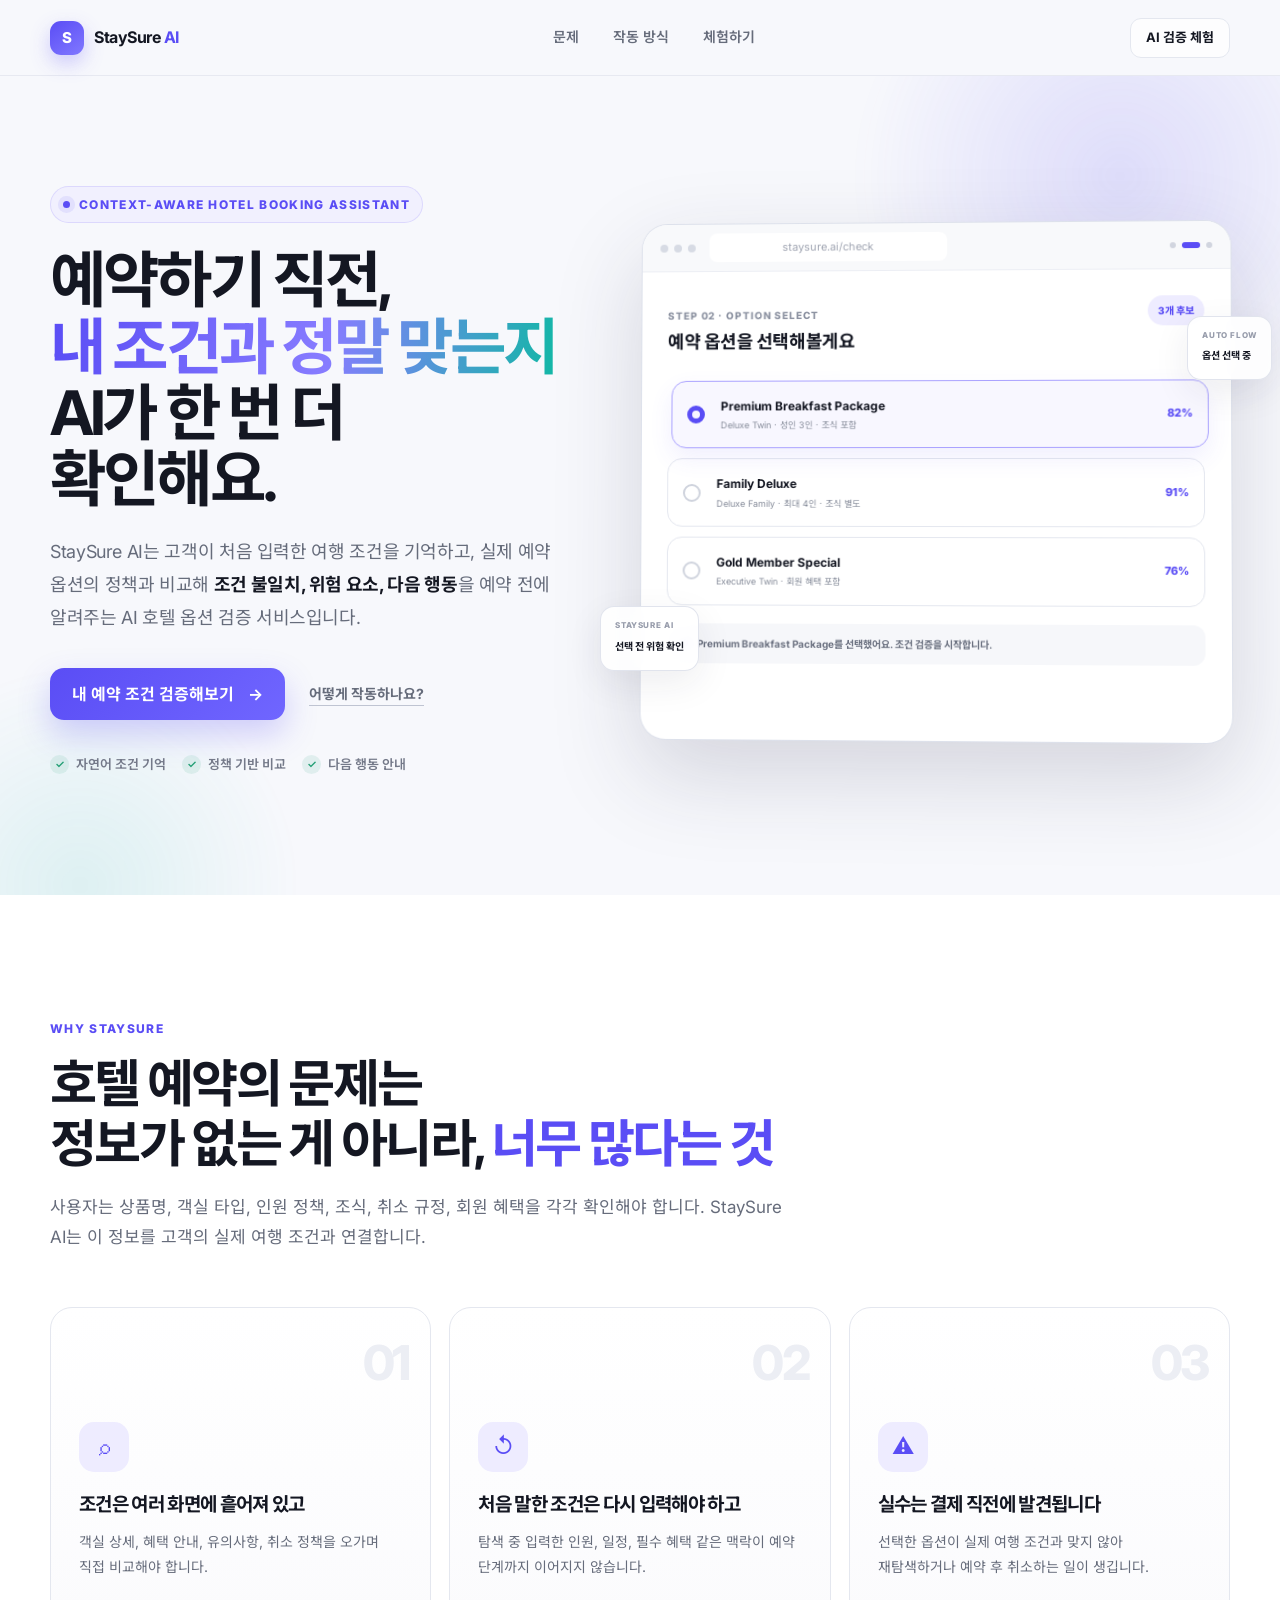
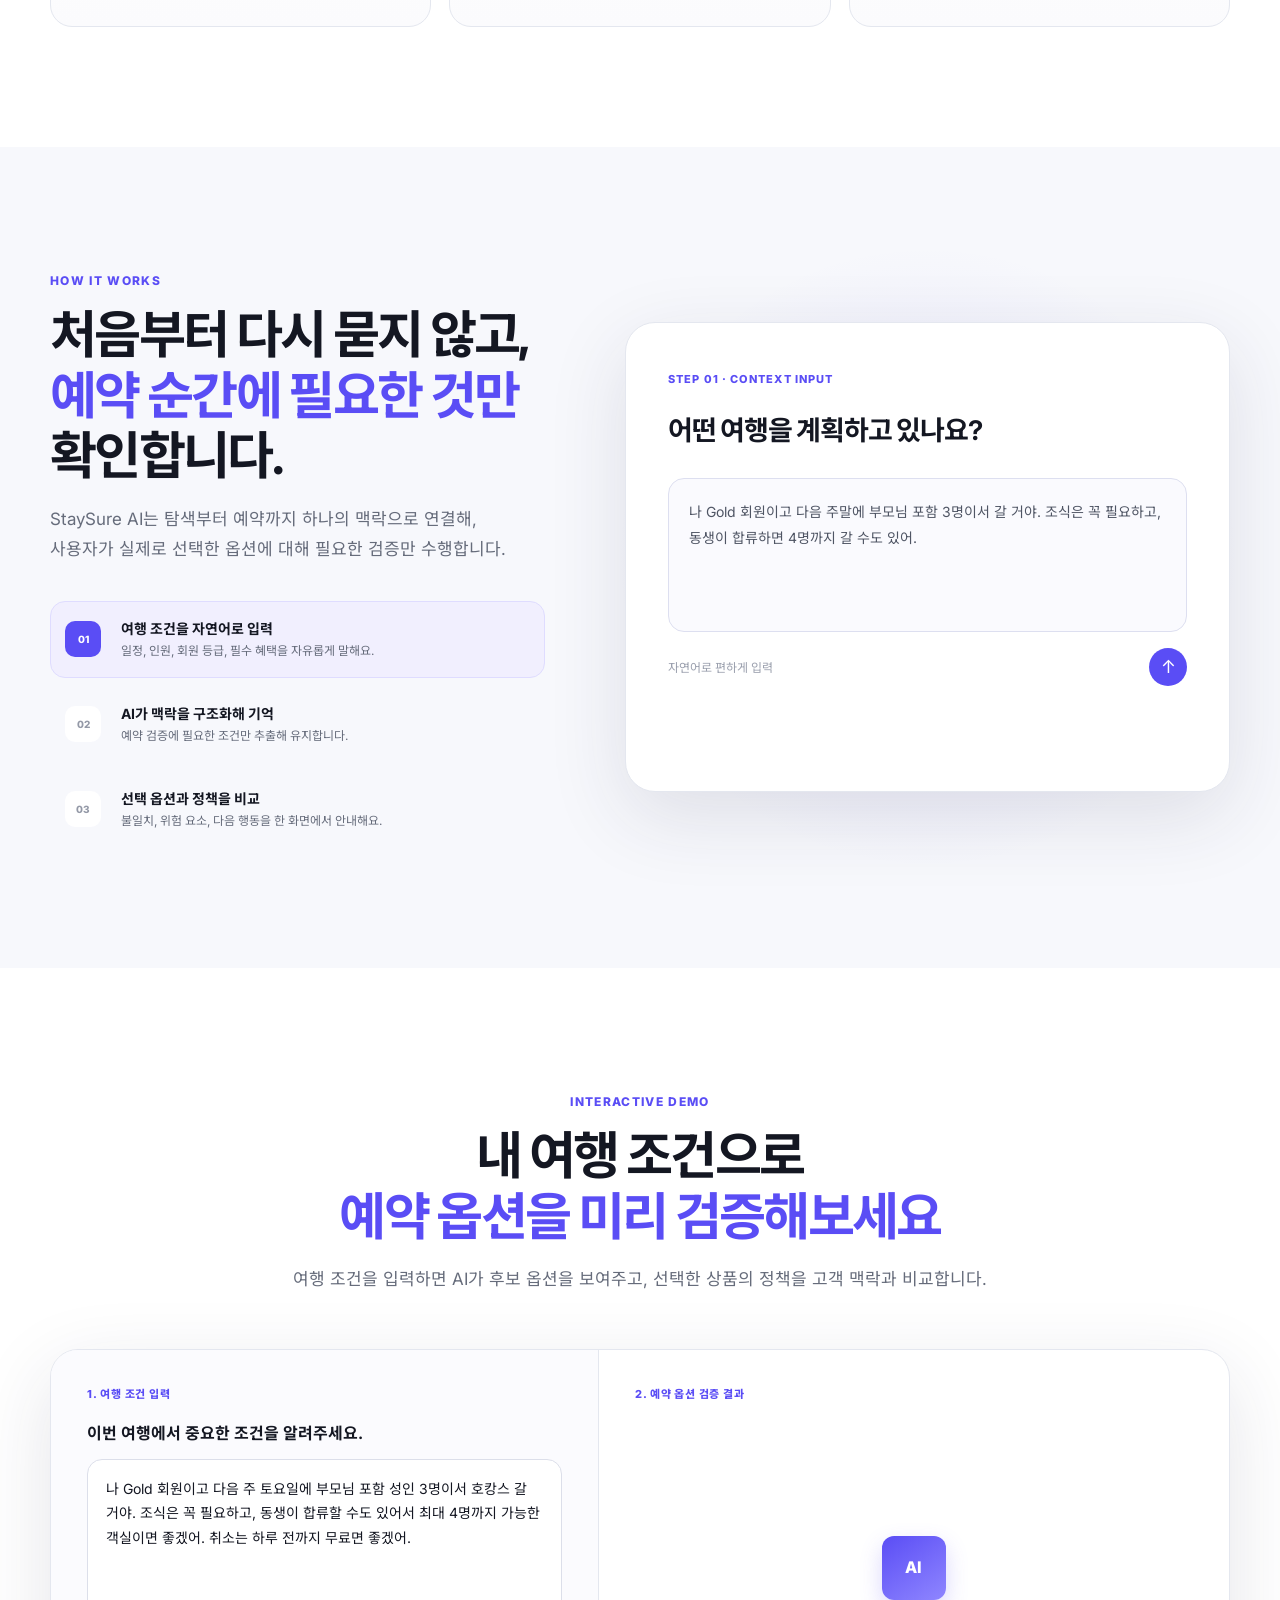
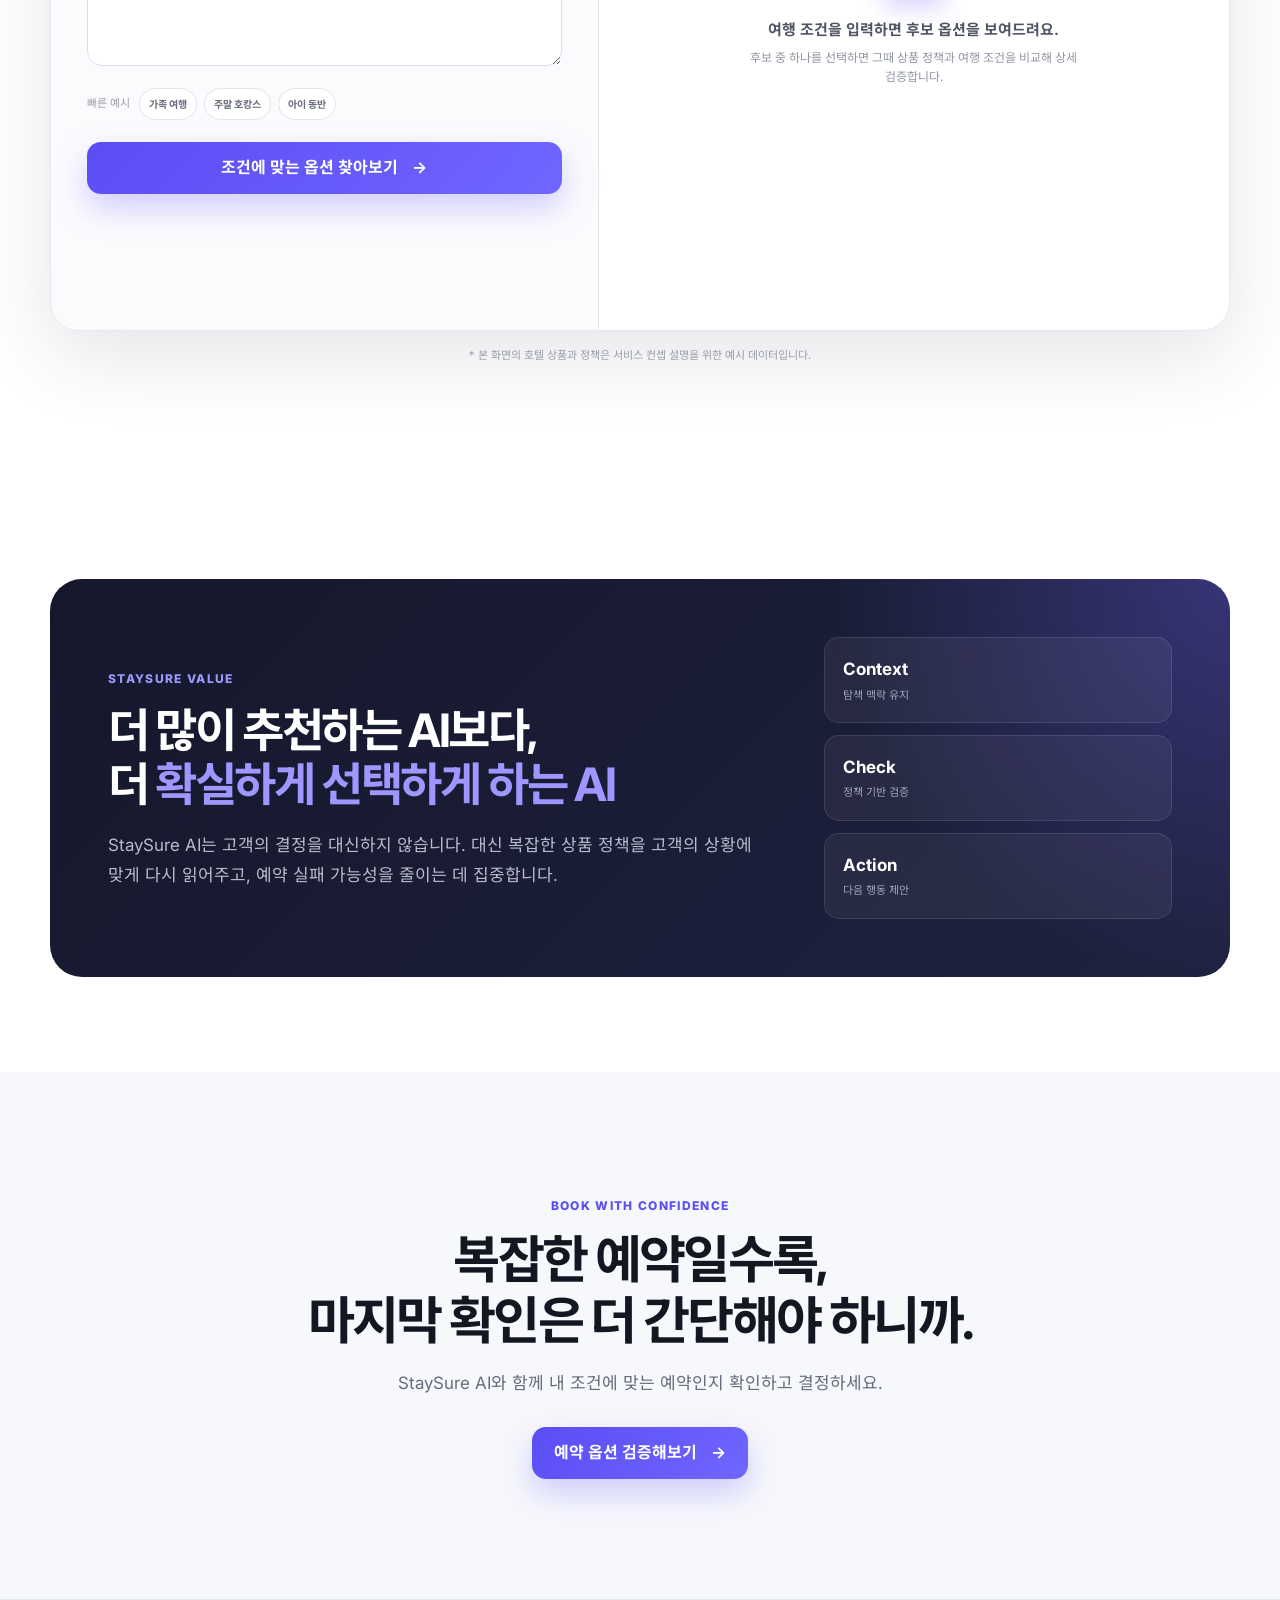
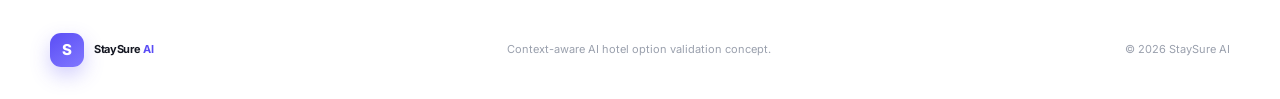
<file: StaySure-AI-landing-v2/index.html>
<!DOCTYPE html>
<html lang="ko">
<head>
  <meta charset="UTF-8" />
  <meta name="viewport" content="width=device-width, initial-scale=1.0" />
  <meta name="description" content="StaySure AI - 사용자 맥락 기반 AI 호텔 예약 옵션 검증 서비스" />
  <title>StaySure AI | 예약 전, 조건을 한 번 더 확실하게????</title>
  <link rel="preconnect" href="https://fonts.googleapis.com">
  <link rel="preconnect" href="https://fonts.gstatic.com" crossorigin>
  <link href="https://fonts.googleapis.com/css2?family=Inter:wght@400;500;600;700;800&family=Noto+Sans+KR:wght@400;500;600;700;800&display=swap" rel="stylesheet">
  <link rel="stylesheet" href="styles.css" />
</head>
<body>
  <header class="site-header">
    <div class="container nav">
      <a href="#" class="brand" aria-label="StaySure AI 홈">
        <span class="brand-mark" aria-hidden="true">S</span>
        <span>StaySure <strong>AI</strong></span>
      </a>

      <nav class="desktop-nav" aria-label="주요 메뉴">
        <a href="#problem">문제</a>
        <a href="#how">작동 방식</a>
        <a href="#demo">체험하기</a>
      </nav>

      <a href="#demo" class="button button-small button-ghost">AI 검증 체험</a>
    </div>
  </header>

  <main>
    <section class="hero section">
      <div class="hero-glow hero-glow-one"></div>
      <div class="hero-glow hero-glow-two"></div>

      <div class="container hero-grid">
        <div class="hero-copy reveal">
          <div class="eyebrow">
            <span class="eyebrow-dot"></span>
            Context-aware Hotel Booking Assistant
          </div>

          <h1>
            예약하기 직전,<br />
            <span class="text-gradient">내 조건과 정말 맞는지</span><br />
            AI가 한 번 더 확인해요.
          </h1>

          <p class="hero-description">
            StaySure AI는 고객이 처음 입력한 여행 조건을 기억하고,
            실제 예약 옵션의 정책과 비교해 <strong>조건 불일치, 위험 요소, 다음 행동</strong>을
            예약 전에 알려주는 AI 호텔 옵션 검증 서비스입니다.
          </p>

          <div class="hero-actions">
            <a href="#demo" class="button button-primary">
              내 예약 조건 검증해보기
              <span aria-hidden="true">→</span>
            </a>
            <a href="#how" class="text-link">어떻게 작동하나요?</a>
          </div>

          <div class="trust-row">
            <div class="trust-item">
              <span class="trust-icon">✓</span>
              자연어 조건 기억
            </div>
            <div class="trust-item">
              <span class="trust-icon">✓</span>
              정책 기반 비교
            </div>
            <div class="trust-item">
              <span class="trust-icon">✓</span>
              다음 행동 안내
            </div>
          </div>
        </div>

        <div class="hero-product reveal reveal-delay">
          <div class="browser-shell hero-auto-demo" id="heroAutoDemo">
            <div class="browser-top">
              <div class="browser-dots">
                <span></span><span></span><span></span>
              </div>
              <div class="browser-address">staysure.ai/check</div>
              <div class="hero-stage-dots" aria-label="자동 데모 진행 상태">
                <button type="button" class="active" data-hero-dot="0" aria-label="1단계"></button>
                <button type="button" data-hero-dot="1" aria-label="2단계"></button>
                <button type="button" data-hero-dot="2" aria-label="3단계"></button>
              </div>
            </div>

            <div class="product-window hero-stage active" data-hero-stage="0">
              <div class="product-head">
                <div>
                  <p class="mini-label">STEP 01 · CONTEXT MEMORY</p>
                  <h2>여행 조건을 기억했어요</h2>
                </div>
                <span class="status-badge hero-status">5개 조건</span>
              </div>

              <div class="hero-context-message">
                <span class="ai-orb">AI</span>
                <p>“Gold 회원이고 부모님 포함 3명, 최대 4명까지 가능하고 조식은 꼭 필요해.”</p>
              </div>

              <div class="context-card context-card-large">
                <div class="context-top">
                  <span class="context-check">✓</span>
                  <div>
                    <strong>예약 검증에 필요한 조건으로 정리했어요.</strong>
                    <p>상품 탐색 이후에도 이 맥락을 유지합니다.</p>
                  </div>
                </div>
                <div class="chips">
                  <span>Gold 회원</span>
                  <span>성인 3명</span>
                  <span>최대 4명 가능성</span>
                  <span>조식 필수</span>
                  <span>주말 일정</span>
                </div>
              </div>
            </div>

            <div class="product-window hero-stage" data-hero-stage="1">
              <div class="product-head">
                <div>
                  <p class="mini-label">STEP 02 · OPTION SELECT</p>
                  <h2>예약 옵션을 선택해볼게요</h2>
                </div>
                <span class="status-badge hero-status">3개 후보</span>
              </div>

              <div class="hero-option-stack">
                <button type="button" class="hero-option-card selected">
                  <span class="hero-option-radio"></span>
                  <span class="hero-option-main">
                    <strong>Premium Breakfast Package</strong>
                    <small>Deluxe Twin · 성인 3인 · 조식 포함</small>
                  </span>
                  <span class="hero-option-score">82%</span>
                </button>
                <button type="button" class="hero-option-card">
                  <span class="hero-option-radio"></span>
                  <span class="hero-option-main">
                    <strong>Family Deluxe</strong>
                    <small>Deluxe Family · 최대 4인 · 조식 별도</small>
                  </span>
                  <span class="hero-option-score">91%</span>
                </button>
                <button type="button" class="hero-option-card">
                  <span class="hero-option-radio"></span>
                  <span class="hero-option-main">
                    <strong>Gold Member Special</strong>
                    <small>Executive Twin · 회원 혜택 포함</small>
                  </span>
                  <span class="hero-option-score">76%</span>
                </button>
              </div>

              <div class="hero-selection-note">
                <span class="selection-pulse"></span>
                Premium Breakfast Package를 선택했어요. 조건 검증을 시작합니다.
              </div>
            </div>

            <div class="product-window hero-stage" data-hero-stage="2">
              <div class="product-head">
                <div>
                  <p class="mini-label">STEP 03 · OPTION VALIDATION</p>
                  <h2>Premium Breakfast Package</h2>
                </div>
                <span class="status-badge status-warning">2개 확인 필요</span>
              </div>

              <div class="check-list hero-check-list">
                <article class="check-item success">
                  <div class="check-symbol">✓</div>
                  <div>
                    <strong>조식 포함 조건 충족</strong>
                    <p>성인 3인 조식이 기본 혜택에 포함되어 있어요.</p>
                  </div>
                </article>

                <article class="check-item warning">
                  <div class="check-symbol">!</div>
                  <div>
                    <strong>4인 투숙 시 추가 확인 필요</strong>
                    <p>기본 정원은 3인이며 엑스트라 베드 요청이 필요해요.</p>
                  </div>
                </article>

                <article class="check-item danger">
                  <div class="check-symbol">!</div>
                  <div>
                    <strong>Gold 회원 혜택 적용 제외</strong>
                    <p>프로모션 요금에는 객실 업그레이드 혜택이 적용되지 않아요.</p>
                  </div>
                </article>
              </div>

              <div class="next-action">
                <div>
                  <span class="mini-label">StaySure AI 제안</span>
                  <strong>4인 가능 옵션으로 변경하면 더 안전해요.</strong>
                </div>
                <button type="button">대안 옵션 보기</button>
              </div>
            </div>
          </div>

          <div class="floating-card floating-card-one">
            <span>Auto Flow</span>
            <strong id="heroFlowLabel">맥락 기억 중</strong>
          </div>
          <div class="floating-card floating-card-two">
            <span>StaySure AI</span>
            <strong>선택 전 위험 확인</strong>
          </div>
        </div>
      </div>
    </section>

    <section class="problem section" id="problem">
      <div class="container">
        <div class="section-heading reveal">
          <span class="section-kicker">WHY STAYSURE</span>
          <h2>호텔 예약의 문제는<br />정보가 없는 게 아니라, <span>너무 많다는 것</span></h2>
          <p>
            사용자는 상품명, 객실 타입, 인원 정책, 조식, 취소 규정, 회원 혜택을
            각각 확인해야 합니다. StaySure AI는 이 정보를 고객의 실제 여행 조건과 연결합니다.
          </p>
        </div>

        <div class="problem-grid">
          <article class="problem-card reveal">
            <div class="problem-number">01</div>
            <div class="problem-icon">⌕</div>
            <h3>조건은 여러 화면에 흩어져 있고</h3>
            <p>객실 상세, 혜택 안내, 유의사항, 취소 정책을 오가며 직접 비교해야 합니다.</p>
          </article>

          <article class="problem-card reveal reveal-delay-1">
            <div class="problem-number">02</div>
            <div class="problem-icon">↺</div>
            <h3>처음 말한 조건은 다시 입력해야 하고</h3>
            <p>탐색 중 입력한 인원, 일정, 필수 혜택 같은 맥락이 예약 단계까지 이어지지 않습니다.</p>
          </article>

          <article class="problem-card reveal reveal-delay-2">
            <div class="problem-number">03</div>
            <div class="problem-icon">⚠</div>
            <h3>실수는 결제 직전에 발견됩니다</h3>
            <p>선택한 옵션이 실제 여행 조건과 맞지 않아 재탐색하거나 예약 후 취소하는 일이 생깁니다.</p>
          </article>
        </div>
      </div>
    </section>

    <section class="how section" id="how">
      <div class="container how-grid">
        <div class="how-copy reveal">
          <span class="section-kicker">HOW IT WORKS</span>
          <h2>처음부터 다시 묻지 않고,<br /><span>예약 순간에 필요한 것만</span> 확인합니다.</h2>
          <p>
            StaySure AI는 탐색부터 예약까지 하나의 맥락으로 연결해,
            사용자가 실제로 선택한 옵션에 대해 필요한 검증만 수행합니다.
          </p>

          <div class="step-list">
            <button class="step active" data-step="1">
              <span class="step-index">01</span>
              <span>
                <strong>여행 조건을 자연어로 입력</strong>
                <small>일정, 인원, 회원 등급, 필수 혜택을 자유롭게 말해요.</small>
              </span>
            </button>

            <button class="step" data-step="2">
              <span class="step-index">02</span>
              <span>
                <strong>AI가 맥락을 구조화해 기억</strong>
                <small>예약 검증에 필요한 조건만 추출해 유지합니다.</small>
              </span>
            </button>

            <button class="step" data-step="3">
              <span class="step-index">03</span>
              <span>
                <strong>선택 옵션과 정책을 비교</strong>
                <small>불일치, 위험 요소, 다음 행동을 한 화면에서 안내해요.</small>
              </span>
            </button>
          </div>
        </div>

        <div class="flow-visual reveal reveal-delay">
          <div class="flow-card" id="flowCard">
            <div class="flow-screen active" data-screen="1">
              <span class="flow-label">STEP 01 · CONTEXT INPUT</span>
              <h3>어떤 여행을 계획하고 있나요?</h3>
              <div class="fake-input">
                나 Gold 회원이고 다음 주말에 부모님 포함 3명이서 갈 거야.
                조식은 꼭 필요하고, 동생이 합류하면 4명까지 갈 수도 있어.
              </div>
              <div class="flow-footer">
                <span>자연어로 편하게 입력</span>
                <span class="send-circle">↑</span>
              </div>
            </div>

            <div class="flow-screen" data-screen="2">
              <span class="flow-label">STEP 02 · CONTEXT MEMORY</span>
              <h3>예약에 필요한 조건을 정리했어요.</h3>
              <div class="memory-list">
                <div><span>회원 등급</span><strong>Gold</strong></div>
                <div><span>기본 인원</span><strong>성인 3명</strong></div>
                <div><span>변동 가능성</span><strong>최대 4명</strong></div>
                <div><span>필수 조건</span><strong>조식 포함</strong></div>
                <div><span>일정</span><strong>다음 주말</strong></div>
              </div>
              <p class="memory-note">이 조건은 상품 탐색 후 예약 옵션 검증 단계까지 유지됩니다.</p>
            </div>

            <div class="flow-screen" data-screen="3">
              <span class="flow-label">STEP 03 · OPTION VALIDATION</span>
              <h3>선택한 옵션을 확인했어요.</h3>
              <div class="result-summary">
                <div class="score-ring">82</div>
                <div>
                  <strong>대체로 적합하지만 확인이 필요해요.</strong>
                  <p>5개 조건 중 3개 충족 · 2개 위험 요소</p>
                </div>
              </div>
              <div class="mini-checks">
                <span class="ok">✓ 조식 포함</span>
                <span class="warn">! 최대 인원</span>
                <span class="warn">! 회원 혜택</span>
              </div>
              <button class="flow-cta" type="button">안전한 대안 옵션 확인</button>
            </div>
          </div>
        </div>
      </div>
    </section>

    <section class="demo section" id="demo">
      <div class="container">
        <div class="section-heading centered reveal">
          <span class="section-kicker">INTERACTIVE DEMO</span>
          <h2>내 여행 조건으로<br /><span>예약 옵션을 미리 검증해보세요</span></h2>
          <p>여행 조건을 입력하면 AI가 후보 옵션을 보여주고, 선택한 상품의 정책을 고객 맥락과 비교합니다.</p>
        </div>

        <div class="demo-shell reveal">
          <div class="demo-left">
            <div class="demo-step-label">1. 여행 조건 입력</div>
            <label for="tripContext">이번 여행에서 중요한 조건을 알려주세요.</label>
            <textarea id="tripContext" rows="7">나 Gold 회원이고 다음 주 토요일에 부모님 포함 성인 3명이서 호캉스 갈 거야. 조식은 꼭 필요하고, 동생이 합류할 수도 있어서 최대 4명까지 가능한 객실이면 좋겠어. 취소는 하루 전까지 무료면 좋겠어.</textarea>

            <div class="sample-prompts">
              <span>빠른 예시</span>
              <button type="button" data-prompt="부모님과 3명이 가고 조식이 꼭 필요해. 한 명이 추가될 수도 있어.">가족 여행</button>
              <button type="button" data-prompt="2명이 주말에 갈 거고 늦은 체크아웃이 중요해. 취소 수수료 없는 상품을 원해.">주말 호캉스</button>
              <button type="button" data-prompt="아이 1명 포함 3명이 갈 거야. 침대 추가 가능 여부와 키즈 조식 정책이 중요해.">아이 동반</button>
            </div>

            <button type="button" class="button button-primary demo-submit" id="analyzeBtn">
              <span>조건에 맞는 옵션 찾아보기</span>
              <span aria-hidden="true">→</span>
            </button>

            <div class="demo-memory-panel hidden" id="demoMemoryPanel">
              <span class="analysis-caption">AI가 기억한 여행 조건</span>
              <div class="remembered-context" id="contextChips"></div>
            </div>
          </div>

          <div class="demo-right">
            <div class="demo-step-label">2. 예약 옵션 검증 결과</div>

            <div class="empty-state" id="emptyState">
              <div class="empty-orb">AI</div>
              <strong>여행 조건을 입력하면 후보 옵션을 보여드려요.</strong>
              <p>후보 중 하나를 선택하면 그때 상품 정책과 여행 조건을 비교해 상세 검증합니다.</p>
            </div>

            <div class="option-results hidden" id="optionResults">
              <div class="option-results-head">
                <div>
                  <span class="analysis-caption">OPTION CANDIDATES</span>
                  <h3>조건을 고려한 예약 옵션 3개</h3>
                </div>
                <span>선택해서 검증하기</span>
              </div>

              <div class="option-list" id="optionList"></div>

              <div class="option-detail-placeholder" id="optionDetailPlaceholder">
                <span class="detail-arrow">↑</span>
                <strong>옵션을 하나 선택해주세요.</strong>
                <p>선택한 상품의 조건 불일치, 위험 요소, 다음 행동을 확인할 수 있어요.</p>
              </div>

              <div class="analysis-result hidden" id="analysisResult">
                <div class="selected-option-summary" id="selectedOptionSummary"></div>

                <div class="analysis-head">
                  <div>
                    <span class="analysis-caption">STAYSURE CHECK</span>
                    <h3 id="analysisTitle">예약 전 확인이 필요해요.</h3>
                  </div>
                  <span class="match-score" id="matchScore">82% 적합</span>
                </div>

                <div class="analysis-list" id="analysisList"></div>

                <div class="recommendation-box">
                  <div>
                    <span>다음 행동 제안</span>
                    <strong id="nextActionText">4인 투숙 가능 객실로 변경하거나 추가 인원 정책을 확인하세요.</strong>
                  </div>
                  <button type="button" id="alternativeBtn">다른 옵션 보기</button>
                </div>
              </div>
            </div>
          </div>
        </div>

        <p class="demo-disclaimer reveal">
          * 본 화면의 호텔 상품과 정책은 서비스 컨셉 설명을 위한 예시 데이터입니다.
        </p>
      </div>
    </section>

    <section class="value section">
      <div class="container value-shell reveal">
        <div class="value-copy">
          <span class="section-kicker light">STAYSURE VALUE</span>
          <h2>더 많이 추천하는 AI보다,<br />더 <span>확실하게 선택하게 하는 AI</span></h2>
          <p>
            StaySure AI는 고객의 결정을 대신하지 않습니다.
            대신 복잡한 상품 정책을 고객의 상황에 맞게 다시 읽어주고,
            예약 실패 가능성을 줄이는 데 집중합니다.
          </p>
        </div>

        <div class="value-stats">
          <div>
            <strong>Context</strong>
            <span>탐색 맥락 유지</span>
          </div>
          <div>
            <strong>Check</strong>
            <span>정책 기반 검증</span>
          </div>
          <div>
            <strong>Action</strong>
            <span>다음 행동 제안</span>
          </div>
        </div>
      </div>
    </section>

    <section class="final-cta section">
      <div class="container final-cta-inner reveal">
        <span class="section-kicker">BOOK WITH CONFIDENCE</span>
        <h2>복잡한 예약일수록,<br />마지막 확인은 더 간단해야 하니까.</h2>
        <p>StaySure AI와 함께 내 조건에 맞는 예약인지 확인하고 결정하세요.</p>
        <a href="#demo" class="button button-primary">
          예약 옵션 검증해보기
          <span aria-hidden="true">→</span>
        </a>
      </div>
    </section>
  </main>

  <footer class="site-footer">
    <div class="container footer-inner">
      <a href="#" class="brand footer-brand">
        <span class="brand-mark">S</span>
        <span>StaySure <strong>AI</strong></span>
      </a>
      <p>Context-aware AI hotel option validation concept.</p>
      <span>© 2026 StaySure AI</span>
    </div>
  </footer>

  <script src="script.js"></script>
</body>
</html>
</file>
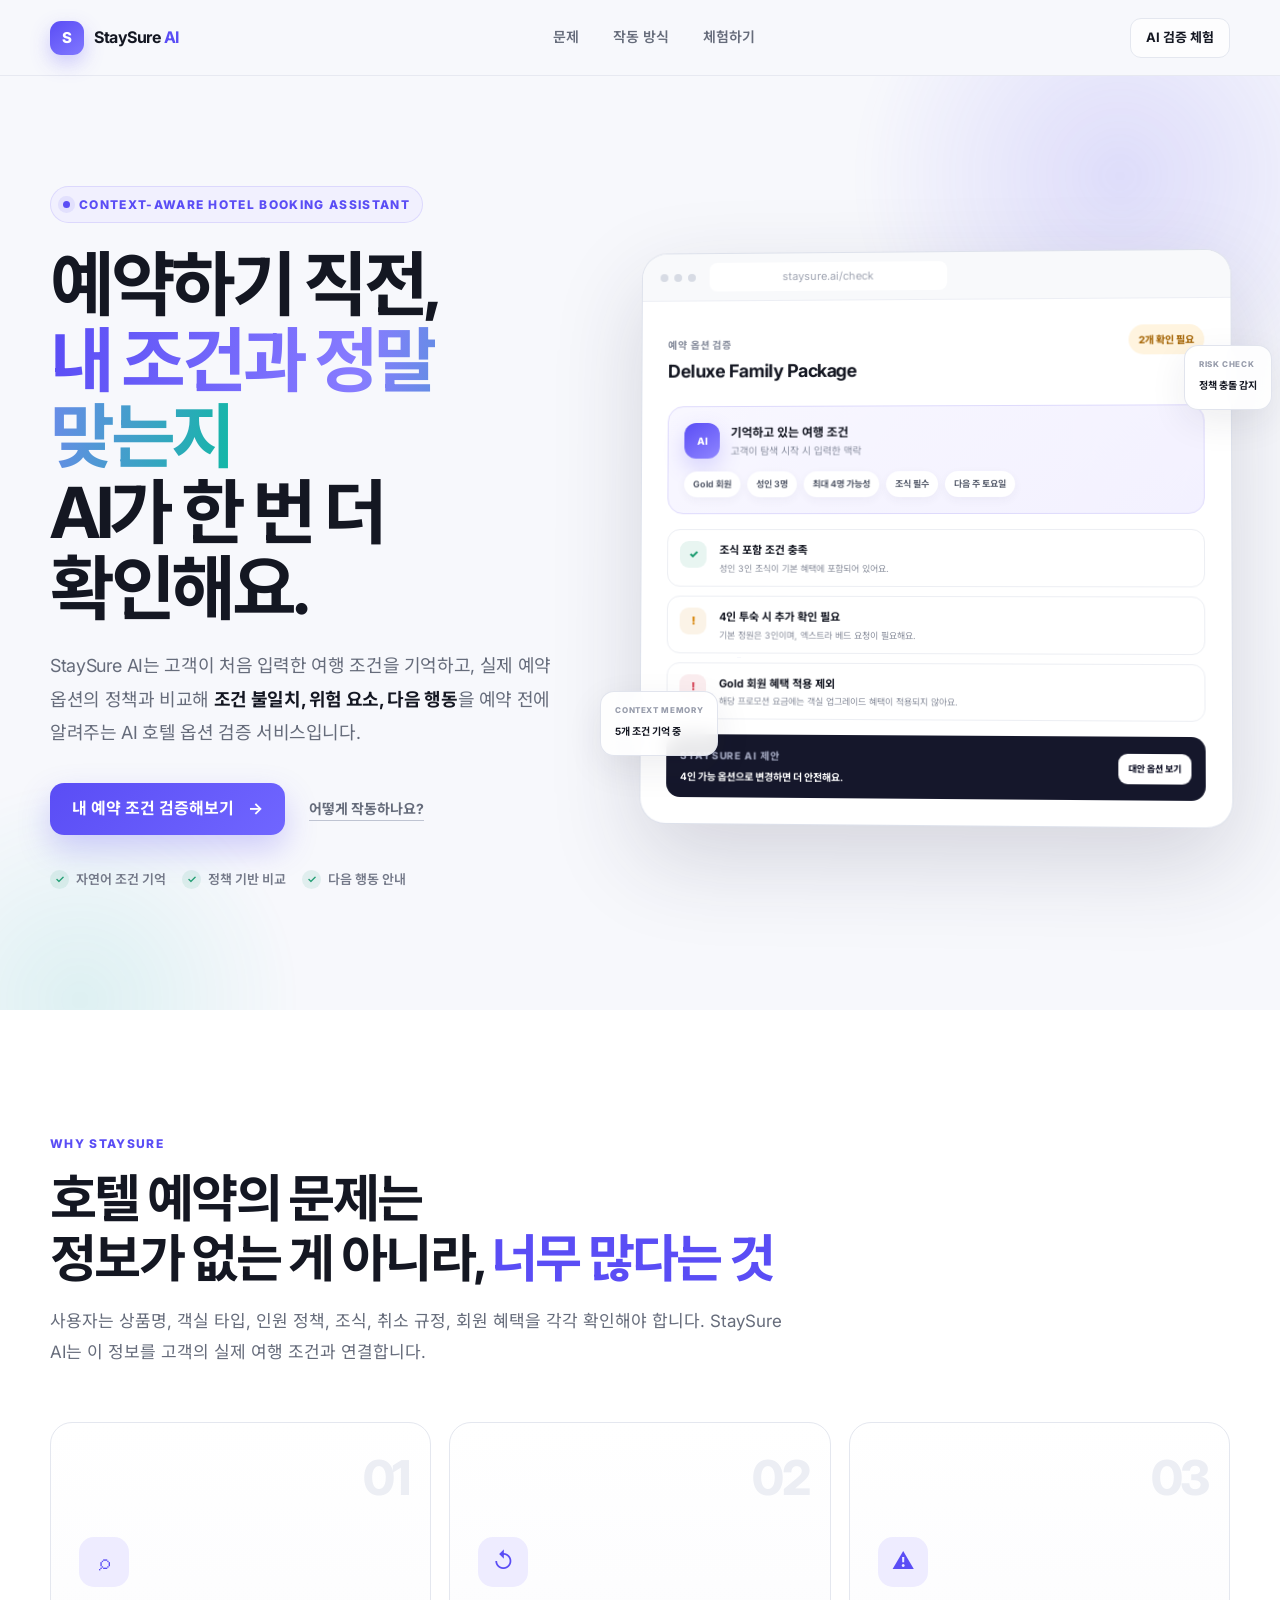
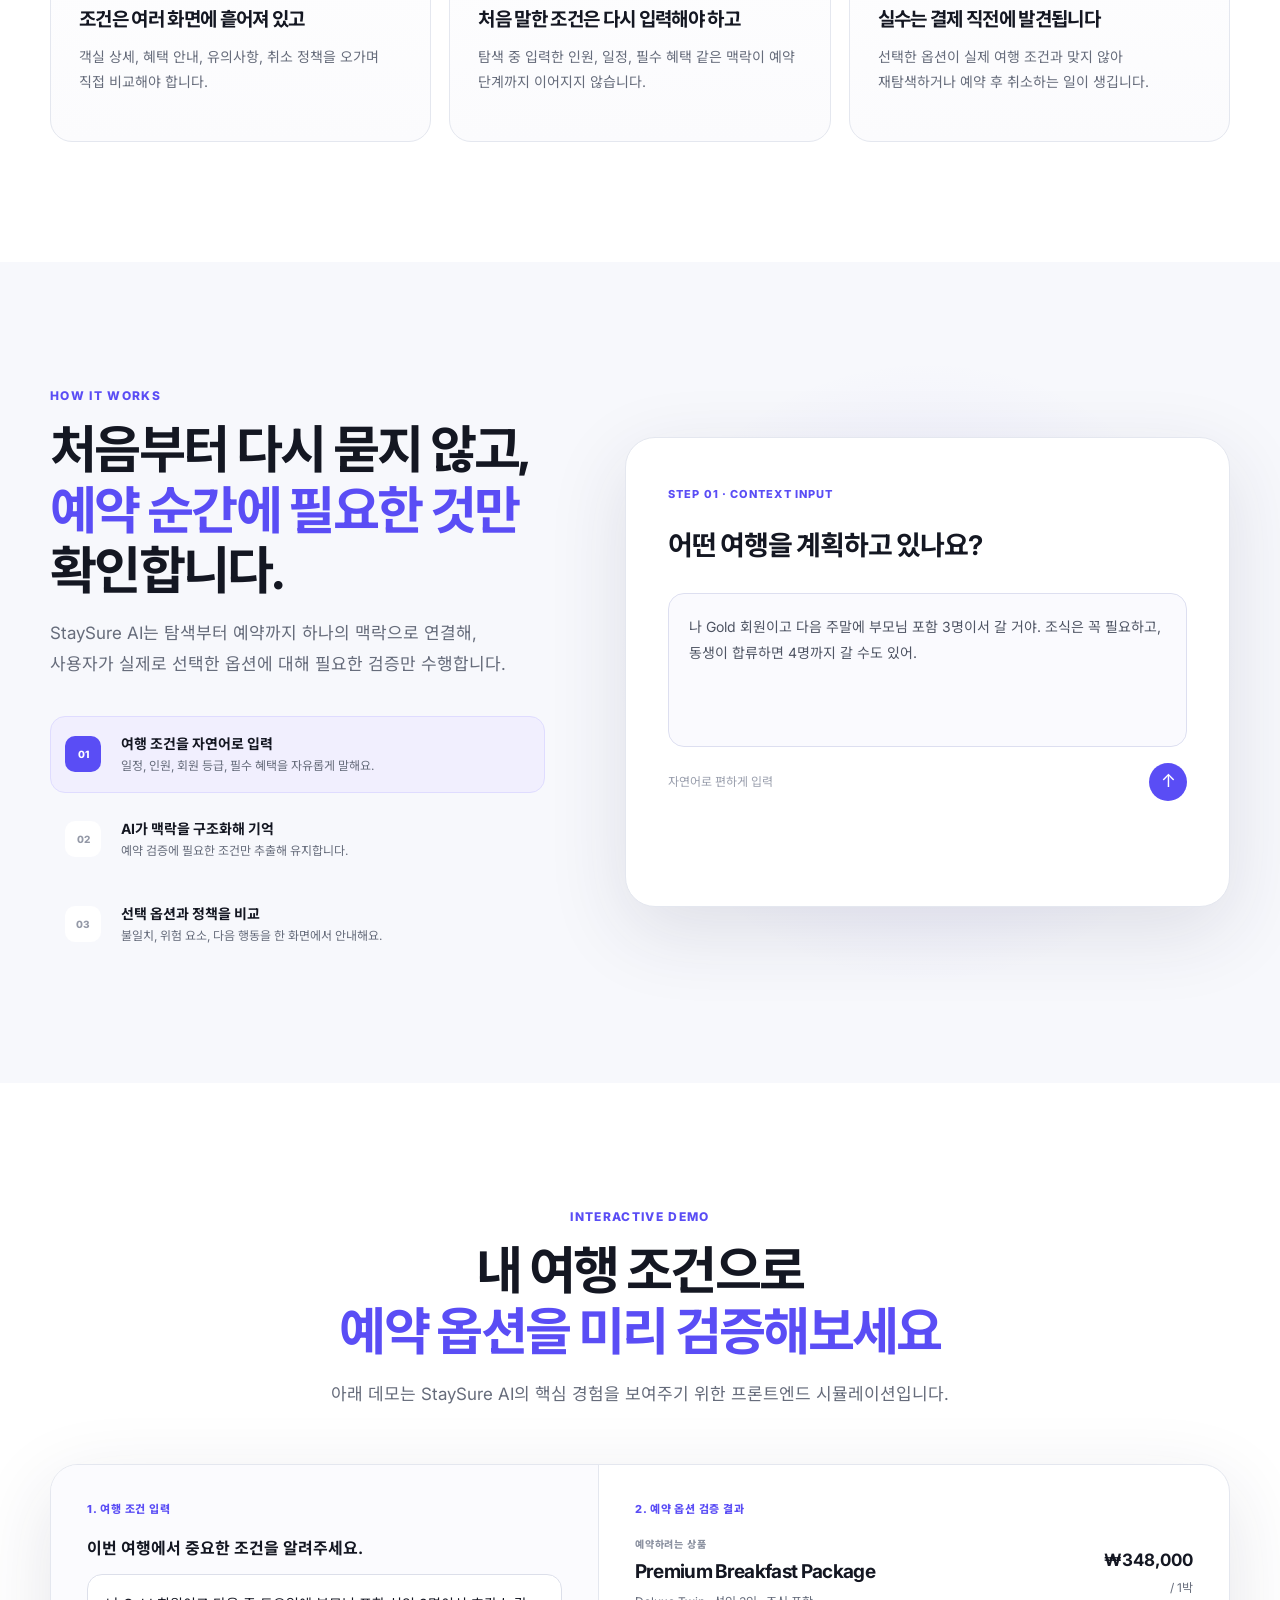
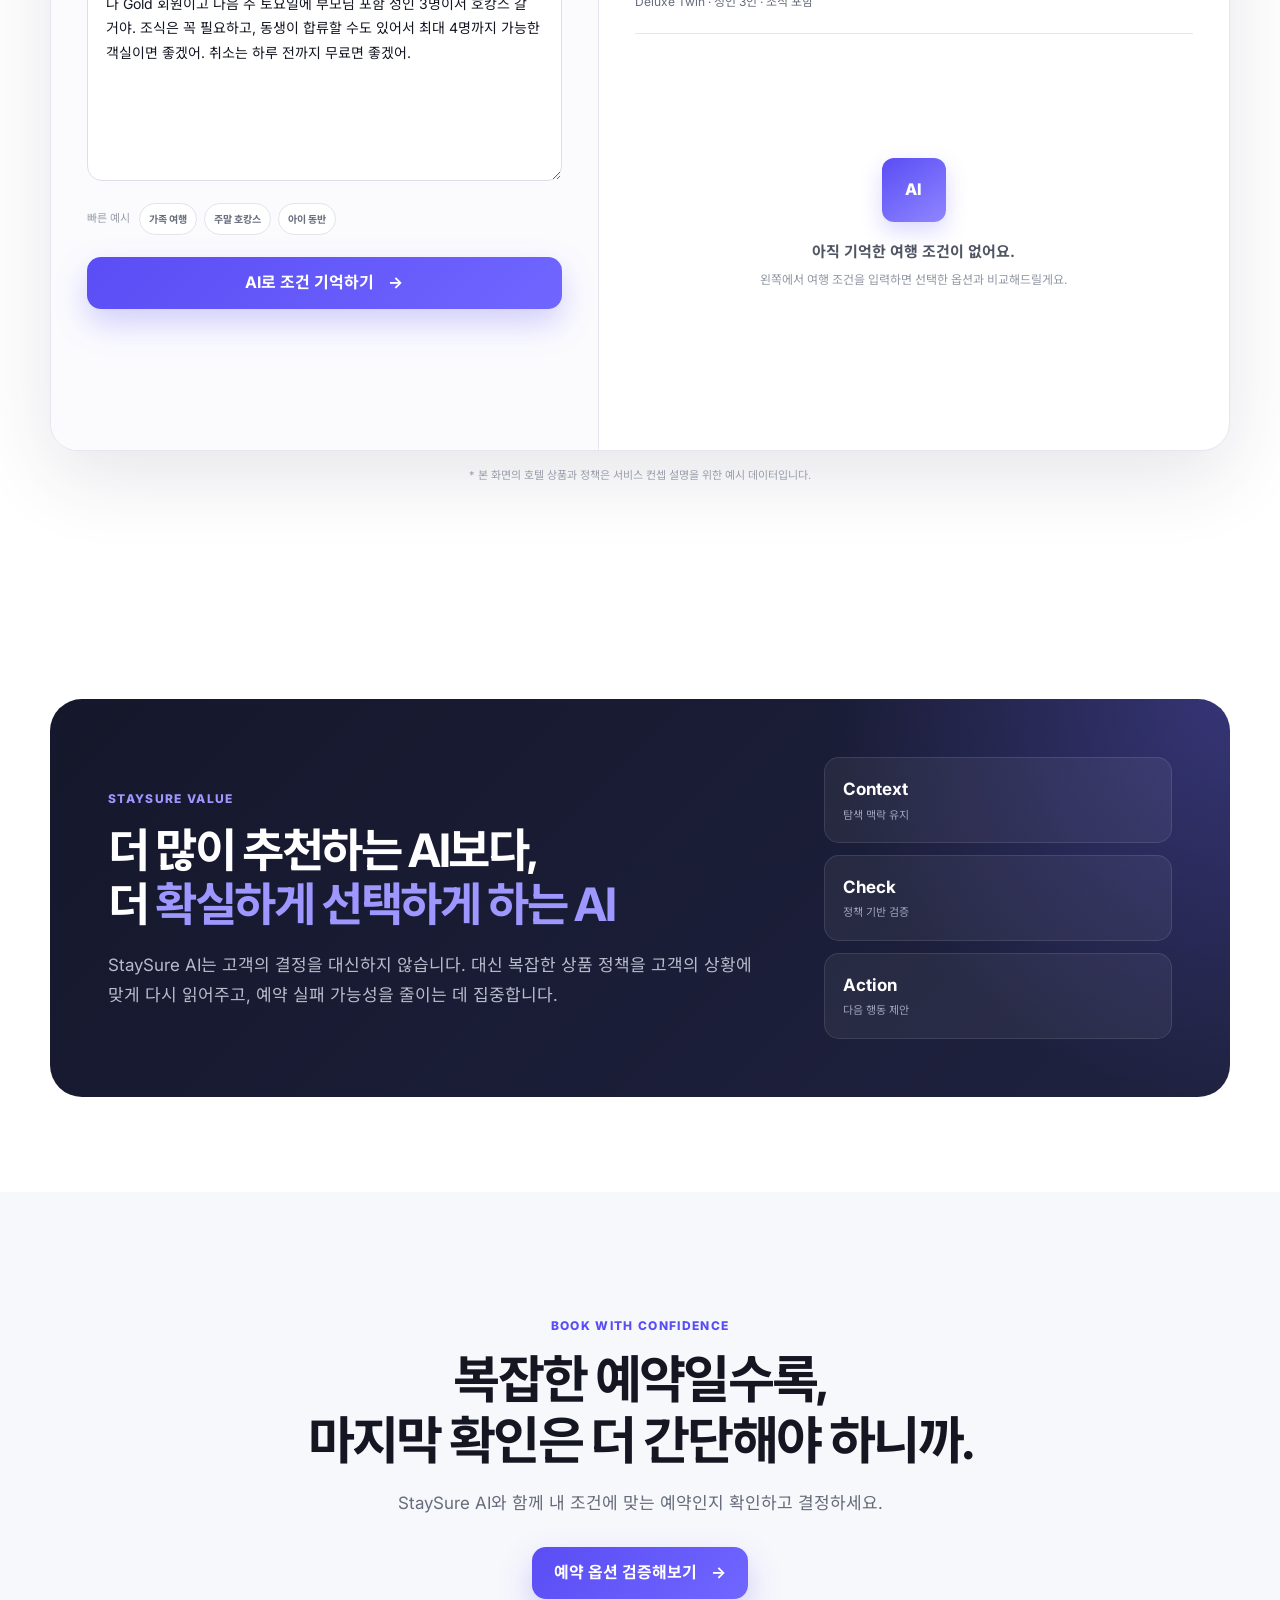
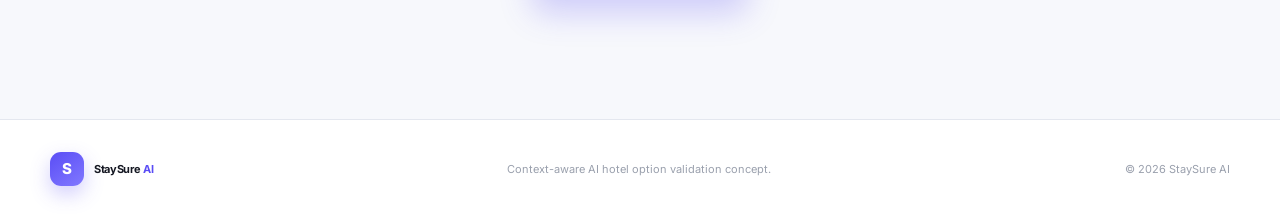
<file: StaySure-AI-landing/index.html>
<!DOCTYPE html>
<html lang="ko">
<head>
  <meta charset="UTF-8" />
  <meta name="viewport" content="width=device-width, initial-scale=1.0" />
  <meta name="description" content="StaySure AI - 사용자 맥락 기반 AI 호텔 예약 옵션 검증 서비스" />
  <title>StaySure AI | 예약 전, 조건을 한 번 더 확실하게</title>
  <link rel="preconnect" href="https://fonts.googleapis.com">
  <link rel="preconnect" href="https://fonts.gstatic.com" crossorigin>
  <link href="https://fonts.googleapis.com/css2?family=Inter:wght@400;500;600;700;800&family=Noto+Sans+KR:wght@400;500;600;700;800&display=swap" rel="stylesheet">
  <link rel="stylesheet" href="styles.css" />
</head>
<body>
  <header class="site-header">
    <div class="container nav">
      <a href="#" class="brand" aria-label="StaySure AI 홈">
        <span class="brand-mark" aria-hidden="true">S</span>
        <span>StaySure <strong>AI</strong></span>
      </a>

      <nav class="desktop-nav" aria-label="주요 메뉴">
        <a href="#problem">문제</a>
        <a href="#how">작동 방식</a>
        <a href="#demo">체험하기</a>
      </nav>

      <a href="#demo" class="button button-small button-ghost">AI 검증 체험</a>
    </div>
  </header>

  <main>
    <section class="hero section">
      <div class="hero-glow hero-glow-one"></div>
      <div class="hero-glow hero-glow-two"></div>

      <div class="container hero-grid">
        <div class="hero-copy reveal">
          <div class="eyebrow">
            <span class="eyebrow-dot"></span>
            Context-aware Hotel Booking Assistant
          </div>

          <h1>
            예약하기 직전,<br />
            <span class="text-gradient">내 조건과 정말 맞는지</span><br />
            AI가 한 번 더 확인해요.
          </h1>

          <p class="hero-description">
            StaySure AI는 고객이 처음 입력한 여행 조건을 기억하고,
            실제 예약 옵션의 정책과 비교해 <strong>조건 불일치, 위험 요소, 다음 행동</strong>을
            예약 전에 알려주는 AI 호텔 옵션 검증 서비스입니다.
          </p>

          <div class="hero-actions">
            <a href="#demo" class="button button-primary">
              내 예약 조건 검증해보기
              <span aria-hidden="true">→</span>
            </a>
            <a href="#how" class="text-link">어떻게 작동하나요?</a>
          </div>

          <div class="trust-row">
            <div class="trust-item">
              <span class="trust-icon">✓</span>
              자연어 조건 기억
            </div>
            <div class="trust-item">
              <span class="trust-icon">✓</span>
              정책 기반 비교
            </div>
            <div class="trust-item">
              <span class="trust-icon">✓</span>
              다음 행동 안내
            </div>
          </div>
        </div>

        <div class="hero-product reveal reveal-delay">
          <div class="browser-shell">
            <div class="browser-top">
              <div class="browser-dots">
                <span></span><span></span><span></span>
              </div>
              <div class="browser-address">staysure.ai/check</div>
            </div>

            <div class="product-window">
              <div class="product-head">
                <div>
                  <p class="mini-label">예약 옵션 검증</p>
                  <h2>Deluxe Family Package</h2>
                </div>
                <span class="status-badge status-warning">2개 확인 필요</span>
              </div>

              <div class="context-card">
                <div class="context-top">
                  <span class="ai-orb">AI</span>
                  <div>
                    <strong>기억하고 있는 여행 조건</strong>
                    <p>고객이 탐색 시작 시 입력한 맥락</p>
                  </div>
                </div>
                <div class="chips">
                  <span>Gold 회원</span>
                  <span>성인 3명</span>
                  <span>최대 4명 가능성</span>
                  <span>조식 필수</span>
                  <span>다음 주 토요일</span>
                </div>
              </div>

              <div class="check-list">
                <article class="check-item success">
                  <div class="check-symbol">✓</div>
                  <div>
                    <strong>조식 포함 조건 충족</strong>
                    <p>성인 3인 조식이 기본 혜택에 포함되어 있어요.</p>
                  </div>
                </article>

                <article class="check-item warning">
                  <div class="check-symbol">!</div>
                  <div>
                    <strong>4인 투숙 시 추가 확인 필요</strong>
                    <p>기본 정원은 3인이며, 엑스트라 베드 요청이 필요해요.</p>
                  </div>
                </article>

                <article class="check-item danger">
                  <div class="check-symbol">!</div>
                  <div>
                    <strong>Gold 회원 혜택 적용 제외</strong>
                    <p>해당 프로모션 요금에는 객실 업그레이드 혜택이 적용되지 않아요.</p>
                  </div>
                </article>
              </div>

              <div class="next-action">
                <div>
                  <span class="mini-label">StaySure AI 제안</span>
                  <strong>4인 가능 옵션으로 변경하면 더 안전해요.</strong>
                </div>
                <button type="button">대안 옵션 보기</button>
              </div>
            </div>
          </div>

          <div class="floating-card floating-card-one">
            <span>Risk Check</span>
            <strong>정책 충돌 감지</strong>
          </div>
          <div class="floating-card floating-card-two">
            <span>Context Memory</span>
            <strong>5개 조건 기억 중</strong>
          </div>
        </div>
      </div>
    </section>

    <section class="problem section" id="problem">
      <div class="container">
        <div class="section-heading reveal">
          <span class="section-kicker">WHY STAYSURE</span>
          <h2>호텔 예약의 문제는<br />정보가 없는 게 아니라, <span>너무 많다는 것</span></h2>
          <p>
            사용자는 상품명, 객실 타입, 인원 정책, 조식, 취소 규정, 회원 혜택을
            각각 확인해야 합니다. StaySure AI는 이 정보를 고객의 실제 여행 조건과 연결합니다.
          </p>
        </div>

        <div class="problem-grid">
          <article class="problem-card reveal">
            <div class="problem-number">01</div>
            <div class="problem-icon">⌕</div>
            <h3>조건은 여러 화면에 흩어져 있고</h3>
            <p>객실 상세, 혜택 안내, 유의사항, 취소 정책을 오가며 직접 비교해야 합니다.</p>
          </article>

          <article class="problem-card reveal reveal-delay-1">
            <div class="problem-number">02</div>
            <div class="problem-icon">↺</div>
            <h3>처음 말한 조건은 다시 입력해야 하고</h3>
            <p>탐색 중 입력한 인원, 일정, 필수 혜택 같은 맥락이 예약 단계까지 이어지지 않습니다.</p>
          </article>

          <article class="problem-card reveal reveal-delay-2">
            <div class="problem-number">03</div>
            <div class="problem-icon">⚠</div>
            <h3>실수는 결제 직전에 발견됩니다</h3>
            <p>선택한 옵션이 실제 여행 조건과 맞지 않아 재탐색하거나 예약 후 취소하는 일이 생깁니다.</p>
          </article>
        </div>
      </div>
    </section>

    <section class="how section" id="how">
      <div class="container how-grid">
        <div class="how-copy reveal">
          <span class="section-kicker">HOW IT WORKS</span>
          <h2>처음부터 다시 묻지 않고,<br /><span>예약 순간에 필요한 것만</span> 확인합니다.</h2>
          <p>
            StaySure AI는 탐색부터 예약까지 하나의 맥락으로 연결해,
            사용자가 실제로 선택한 옵션에 대해 필요한 검증만 수행합니다.
          </p>

          <div class="step-list">
            <button class="step active" data-step="1">
              <span class="step-index">01</span>
              <span>
                <strong>여행 조건을 자연어로 입력</strong>
                <small>일정, 인원, 회원 등급, 필수 혜택을 자유롭게 말해요.</small>
              </span>
            </button>

            <button class="step" data-step="2">
              <span class="step-index">02</span>
              <span>
                <strong>AI가 맥락을 구조화해 기억</strong>
                <small>예약 검증에 필요한 조건만 추출해 유지합니다.</small>
              </span>
            </button>

            <button class="step" data-step="3">
              <span class="step-index">03</span>
              <span>
                <strong>선택 옵션과 정책을 비교</strong>
                <small>불일치, 위험 요소, 다음 행동을 한 화면에서 안내해요.</small>
              </span>
            </button>
          </div>
        </div>

        <div class="flow-visual reveal reveal-delay">
          <div class="flow-card" id="flowCard">
            <div class="flow-screen active" data-screen="1">
              <span class="flow-label">STEP 01 · CONTEXT INPUT</span>
              <h3>어떤 여행을 계획하고 있나요?</h3>
              <div class="fake-input">
                나 Gold 회원이고 다음 주말에 부모님 포함 3명이서 갈 거야.
                조식은 꼭 필요하고, 동생이 합류하면 4명까지 갈 수도 있어.
              </div>
              <div class="flow-footer">
                <span>자연어로 편하게 입력</span>
                <span class="send-circle">↑</span>
              </div>
            </div>

            <div class="flow-screen" data-screen="2">
              <span class="flow-label">STEP 02 · CONTEXT MEMORY</span>
              <h3>예약에 필요한 조건을 정리했어요.</h3>
              <div class="memory-list">
                <div><span>회원 등급</span><strong>Gold</strong></div>
                <div><span>기본 인원</span><strong>성인 3명</strong></div>
                <div><span>변동 가능성</span><strong>최대 4명</strong></div>
                <div><span>필수 조건</span><strong>조식 포함</strong></div>
                <div><span>일정</span><strong>다음 주말</strong></div>
              </div>
              <p class="memory-note">이 조건은 상품 탐색 후 예약 옵션 검증 단계까지 유지됩니다.</p>
            </div>

            <div class="flow-screen" data-screen="3">
              <span class="flow-label">STEP 03 · OPTION VALIDATION</span>
              <h3>선택한 옵션을 확인했어요.</h3>
              <div class="result-summary">
                <div class="score-ring">82</div>
                <div>
                  <strong>대체로 적합하지만 확인이 필요해요.</strong>
                  <p>5개 조건 중 3개 충족 · 2개 위험 요소</p>
                </div>
              </div>
              <div class="mini-checks">
                <span class="ok">✓ 조식 포함</span>
                <span class="warn">! 최대 인원</span>
                <span class="warn">! 회원 혜택</span>
              </div>
              <button class="flow-cta" type="button">안전한 대안 옵션 확인</button>
            </div>
          </div>
        </div>
      </div>
    </section>

    <section class="demo section" id="demo">
      <div class="container">
        <div class="section-heading centered reveal">
          <span class="section-kicker">INTERACTIVE DEMO</span>
          <h2>내 여행 조건으로<br /><span>예약 옵션을 미리 검증해보세요</span></h2>
          <p>아래 데모는 StaySure AI의 핵심 경험을 보여주기 위한 프론트엔드 시뮬레이션입니다.</p>
        </div>

        <div class="demo-shell reveal">
          <div class="demo-left">
            <div class="demo-step-label">1. 여행 조건 입력</div>
            <label for="tripContext">이번 여행에서 중요한 조건을 알려주세요.</label>
            <textarea id="tripContext" rows="7">나 Gold 회원이고 다음 주 토요일에 부모님 포함 성인 3명이서 호캉스 갈 거야. 조식은 꼭 필요하고, 동생이 합류할 수도 있어서 최대 4명까지 가능한 객실이면 좋겠어. 취소는 하루 전까지 무료면 좋겠어.</textarea>

            <div class="sample-prompts">
              <span>빠른 예시</span>
              <button type="button" data-prompt="부모님과 3명이 가고 조식이 꼭 필요해. 한 명이 추가될 수도 있어.">가족 여행</button>
              <button type="button" data-prompt="2명이 주말에 갈 거고 늦은 체크아웃이 중요해. 취소 수수료 없는 상품을 원해.">주말 호캉스</button>
              <button type="button" data-prompt="아이 1명 포함 3명이 갈 거야. 침대 추가 가능 여부와 키즈 조식 정책이 중요해.">아이 동반</button>
            </div>

            <button type="button" class="button button-primary demo-submit" id="analyzeBtn">
              <span>AI로 조건 기억하기</span>
              <span aria-hidden="true">→</span>
            </button>
          </div>

          <div class="demo-right">
            <div class="demo-step-label">2. 예약 옵션 검증 결과</div>

            <div class="option-card">
              <div>
                <span class="option-type">예약하려는 상품</span>
                <h3>Premium Breakfast Package</h3>
                <p>Deluxe Twin · 성인 3인 · 조식 포함</p>
              </div>
              <div class="option-price">
                <strong>₩348,000</strong>
                <span>/ 1박</span>
              </div>
            </div>

            <div class="empty-state" id="emptyState">
              <div class="empty-orb">AI</div>
              <strong>아직 기억한 여행 조건이 없어요.</strong>
              <p>왼쪽에서 여행 조건을 입력하면 선택한 옵션과 비교해드릴게요.</p>
            </div>

            <div class="analysis-result hidden" id="analysisResult">
              <div class="analysis-head">
                <div>
                  <span class="analysis-caption">STAYSURE CHECK</span>
                  <h3>예약 전 2가지를 확인하세요.</h3>
                </div>
                <span class="match-score">82% 적합</span>
              </div>

              <div class="remembered-context" id="contextChips"></div>

              <div class="analysis-list" id="analysisList"></div>

              <div class="recommendation-box">
                <div>
                  <span>다음 행동 제안</span>
                  <strong id="nextActionText">4인 투숙 가능 객실로 변경하거나 추가 인원 정책을 확인하세요.</strong>
                </div>
                <button type="button" id="alternativeBtn">대안 보기</button>
              </div>
            </div>
          </div>
        </div>

        <p class="demo-disclaimer reveal">
          * 본 화면의 호텔 상품과 정책은 서비스 컨셉 설명을 위한 예시 데이터입니다.
        </p>
      </div>
    </section>

    <section class="value section">
      <div class="container value-shell reveal">
        <div class="value-copy">
          <span class="section-kicker light">STAYSURE VALUE</span>
          <h2>더 많이 추천하는 AI보다,<br />더 <span>확실하게 선택하게 하는 AI</span></h2>
          <p>
            StaySure AI는 고객의 결정을 대신하지 않습니다.
            대신 복잡한 상품 정책을 고객의 상황에 맞게 다시 읽어주고,
            예약 실패 가능성을 줄이는 데 집중합니다.
          </p>
        </div>

        <div class="value-stats">
          <div>
            <strong>Context</strong>
            <span>탐색 맥락 유지</span>
          </div>
          <div>
            <strong>Check</strong>
            <span>정책 기반 검증</span>
          </div>
          <div>
            <strong>Action</strong>
            <span>다음 행동 제안</span>
          </div>
        </div>
      </div>
    </section>

    <section class="final-cta section">
      <div class="container final-cta-inner reveal">
        <span class="section-kicker">BOOK WITH CONFIDENCE</span>
        <h2>복잡한 예약일수록,<br />마지막 확인은 더 간단해야 하니까.</h2>
        <p>StaySure AI와 함께 내 조건에 맞는 예약인지 확인하고 결정하세요.</p>
        <a href="#demo" class="button button-primary">
          예약 옵션 검증해보기
          <span aria-hidden="true">→</span>
        </a>
      </div>
    </section>
  </main>

  <footer class="site-footer">
    <div class="container footer-inner">
      <a href="#" class="brand footer-brand">
        <span class="brand-mark">S</span>
        <span>StaySure <strong>AI</strong></span>
      </a>
      <p>Context-aware AI hotel option validation concept.</p>
      <span>© 2026 StaySure AI</span>
    </div>
  </footer>

  <script src="script.js"></script>
</body>
</html>
</file>
<file: StaySure-AI-landing-v2/styles.css>
:root {
  --bg: #f7f8fc;
  --surface: #ffffff;
  --surface-soft: #f1f3fa;
  --text: #141722;
  --text-sub: #666c7b;
  --line: #e4e7ef;
  --primary: #5a4df5;
  --primary-deep: #3f35cf;
  --primary-soft: #eeecff;
  --secondary: #11b8a5;
  --success: #1f9d72;
  --warning: #d98b16;
  --danger: #d95062;
  --navy: #15172b;
  --shadow: 0 24px 80px rgba(38, 41, 72, 0.12);
  --shadow-soft: 0 12px 36px rgba(32, 36, 66, 0.08);
  --radius-lg: 32px;
  --radius-md: 22px;
  --radius-sm: 14px;
}

* {
  box-sizing: border-box;
}

html {
  scroll-behavior: smooth;
}

body {
  margin: 0;
  font-family: "Inter", "Noto Sans KR", sans-serif;
  color: var(--text);
  background: var(--bg);
  line-height: 1.6;
  word-break: keep-all;
}

button,
textarea,
input {
  font: inherit;
}

button,
a {
  -webkit-tap-highlight-color: transparent;
}

a {
  color: inherit;
  text-decoration: none;
}

button {
  cursor: pointer;
}

.container {
  width: min(1180px, calc(100% - 48px));
  margin: 0 auto;
}

.section {
  position: relative;
  padding: 120px 0;
}

.site-header {
  position: sticky;
  top: 0;
  z-index: 100;
  height: 76px;
  border-bottom: 1px solid rgba(228, 231, 239, 0.82);
  background: rgba(247, 248, 252, 0.82);
  backdrop-filter: blur(18px);
}

.nav {
  height: 100%;
  display: flex;
  align-items: center;
  justify-content: space-between;
}

.brand {
  display: inline-flex;
  align-items: center;
  gap: 10px;
  font-weight: 700;
  letter-spacing: -0.03em;
}

.brand strong {
  color: var(--primary);
}

.brand-mark {
  width: 34px;
  height: 34px;
  display: grid;
  place-items: center;
  border-radius: 11px;
  color: #fff;
  font-size: 15px;
  font-weight: 800;
  background: linear-gradient(145deg, var(--primary), #8178ff);
  box-shadow: 0 8px 20px rgba(90, 77, 245, 0.28);
}

.desktop-nav {
  display: flex;
  align-items: center;
  gap: 34px;
  color: var(--text-sub);
  font-size: 14px;
  font-weight: 600;
}

.desktop-nav a {
  transition: color 0.2s ease;
}

.desktop-nav a:hover {
  color: var(--text);
}

.button {
  min-height: 52px;
  padding: 0 22px;
  display: inline-flex;
  align-items: center;
  justify-content: center;
  gap: 14px;
  border: 0;
  border-radius: 14px;
  font-weight: 700;
  transition: transform 0.2s ease, box-shadow 0.2s ease, background 0.2s ease;
}

.button:hover {
  transform: translateY(-2px);
}

.button-primary {
  color: #fff;
  background: linear-gradient(135deg, var(--primary), #7066ff);
  box-shadow: 0 14px 32px rgba(90, 77, 245, 0.26);
}

.button-primary:hover {
  box-shadow: 0 18px 38px rgba(90, 77, 245, 0.34);
}

.button-small {
  min-height: 40px;
  padding: 0 15px;
  border-radius: 11px;
  font-size: 13px;
}

.button-ghost {
  border: 1px solid var(--line);
  background: rgba(255, 255, 255, 0.7);
}

.hero {
  overflow: hidden;
  padding-top: 110px;
}

.hero-grid {
  position: relative;
  z-index: 2;
  display: grid;
  grid-template-columns: minmax(0, 0.93fr) minmax(520px, 1.07fr);
  gap: 74px;
  align-items: center;
}

.hero-glow {
  position: absolute;
  border-radius: 999px;
  filter: blur(8px);
  pointer-events: none;
}

.hero-glow-one {
  width: 560px;
  height: 560px;
  top: -180px;
  right: -120px;
  background: radial-gradient(circle, rgba(90, 77, 245, 0.16), transparent 67%);
}

.hero-glow-two {
  width: 460px;
  height: 460px;
  bottom: -220px;
  left: -150px;
  background: radial-gradient(circle, rgba(17, 184, 165, 0.11), transparent 67%);
}

.eyebrow,
.section-kicker {
  display: inline-flex;
  align-items: center;
  gap: 9px;
  color: var(--primary);
  font-size: 12px;
  font-weight: 800;
  letter-spacing: 0.11em;
  text-transform: uppercase;
}

.eyebrow {
  padding: 8px 12px;
  border: 1px solid rgba(90, 77, 245, 0.14);
  border-radius: 999px;
  background: rgba(238, 236, 255, 0.65);
}

.eyebrow-dot {
  width: 7px;
  height: 7px;
  border-radius: 50%;
  background: var(--primary);
  box-shadow: 0 0 0 5px rgba(90, 77, 245, 0.1);
}

.hero h1 {
  margin: 24px 0 22px;
  font-size: clamp(44px, 4.8vw, 66px);
  line-height: 1.08;
  letter-spacing: -0.062em;
}

.text-gradient {
  color: transparent;
  background: linear-gradient(100deg, var(--primary), #877cff 55%, var(--secondary));
  -webkit-background-clip: text;
  background-clip: text;
}

.hero-description {
  max-width: 650px;
  margin: 0;
  color: var(--text-sub);
  font-size: 18px;
  line-height: 1.85;
  letter-spacing: -0.02em;
}

.hero-description strong {
  color: var(--text);
}

.hero-actions {
  display: flex;
  align-items: center;
  gap: 24px;
  margin-top: 34px;
}

.text-link {
  font-size: 14px;
  font-weight: 700;
  color: var(--text-sub);
  border-bottom: 1px solid #bfc4d2;
}

.trust-row {
  display: flex;
  flex-wrap: wrap;
  gap: 16px;
  margin-top: 34px;
  color: #747989;
  font-size: 13px;
  font-weight: 600;
}

.trust-item {
  display: flex;
  align-items: center;
  gap: 7px;
}

.trust-icon {
  width: 19px;
  height: 19px;
  display: inline-grid;
  place-items: center;
  color: var(--success);
  border-radius: 50%;
  background: rgba(31, 157, 114, 0.1);
  font-size: 11px;
}

.hero-product {
  position: relative;
}

.browser-shell {
  position: relative;
  overflow: hidden;
  border: 1px solid rgba(216, 220, 232, 0.85);
  border-radius: 26px;
  background: #fff;
  box-shadow: 0 34px 90px rgba(39, 41, 72, 0.17);
  transform: perspective(1200px) rotateY(-2deg) rotateX(1deg);
}

.browser-top {
  height: 48px;
  padding: 0 18px;
  display: flex;
  align-items: center;
  gap: 14px;
  border-bottom: 1px solid #eceef4;
  background: #f8f9fb;
}

.browser-dots {
  display: flex;
  gap: 6px;
}

.browser-dots span {
  width: 8px;
  height: 8px;
  border-radius: 50%;
  background: #d7dbe4;
}

.browser-address {
  flex: 1;
  max-width: 240px;
  padding: 6px 12px;
  border-radius: 8px;
  background: #fff;
  color: #a0a5b2;
  font-size: 11px;
  text-align: center;
}

.product-window {
  padding: 26px;
}

.product-head,
.context-top,
.next-action,
.analysis-head,
.option-card,
.result-summary,
.footer-inner {
  display: flex;
  align-items: center;
  justify-content: space-between;
}

.product-head {
  align-items: flex-start;
  gap: 20px;
}

.mini-label,
.analysis-caption,
.option-type {
  display: block;
  margin-bottom: 5px;
  color: #8b91a0;
  font-size: 10px;
  font-weight: 800;
  letter-spacing: 0.09em;
  text-transform: uppercase;
}

.product-head h2 {
  margin: 0;
  font-size: 18px;
  letter-spacing: -0.025em;
}

.status-badge {
  flex: 0 0 auto;
  padding: 7px 10px;
  border-radius: 999px;
  font-size: 10px;
  font-weight: 800;
}

.status-warning {
  color: #a86a0d;
  background: #fff4df;
}

.context-card {
  margin-top: 20px;
  padding: 16px;
  border: 1px solid #dedafc;
  border-radius: 16px;
  background: linear-gradient(145deg, #f8f7ff, #f3f1ff);
}

.context-top {
  justify-content: flex-start;
  gap: 11px;
}

.context-top strong {
  display: block;
  font-size: 12px;
}

.context-top p {
  margin: 1px 0 0;
  color: #8a8fa0;
  font-size: 10px;
}

.ai-orb,
.empty-orb {
  display: grid;
  place-items: center;
  color: #fff;
  border-radius: 12px;
  background: linear-gradient(145deg, var(--primary), #8f86ff);
  box-shadow: 0 9px 22px rgba(90, 77, 245, 0.22);
  font-weight: 800;
}

.ai-orb {
  width: 36px;
  height: 36px;
  font-size: 10px;
}

.chips,
.remembered-context {
  display: flex;
  flex-wrap: wrap;
  gap: 7px;
  margin-top: 13px;
}

.chips span,
.remembered-context span {
  padding: 6px 9px;
  border-radius: 999px;
  background: #fff;
  color: #595f6e;
  font-size: 9px;
  font-weight: 700;
  box-shadow: 0 3px 10px rgba(62, 65, 96, 0.05);
}

.check-list {
  display: grid;
  gap: 9px;
  margin-top: 15px;
}

.check-item {
  display: grid;
  grid-template-columns: 30px 1fr;
  gap: 10px;
  padding: 11px 12px;
  border: 1px solid #eceef3;
  border-radius: 13px;
  background: #fff;
}

.check-symbol {
  width: 27px;
  height: 27px;
  display: grid;
  place-items: center;
  border-radius: 9px;
  font-size: 11px;
  font-weight: 900;
}

.check-item strong {
  display: block;
  margin-top: 1px;
  font-size: 11px;
}

.check-item p {
  margin: 2px 0 0;
  color: #878c9a;
  font-size: 9px;
  line-height: 1.45;
}

.check-item.success .check-symbol {
  color: var(--success);
  background: rgba(31, 157, 114, 0.1);
}

.check-item.warning .check-symbol {
  color: var(--warning);
  background: rgba(217, 139, 22, 0.1);
}

.check-item.danger .check-symbol {
  color: var(--danger);
  background: rgba(217, 80, 98, 0.1);
}

.next-action {
  gap: 16px;
  margin-top: 15px;
  padding: 13px 14px;
  border-radius: 14px;
  background: var(--navy);
  color: #fff;
}

.next-action strong {
  display: block;
  font-size: 10px;
}

.next-action .mini-label {
  color: #9ea3bb;
}

.next-action button {
  flex: 0 0 auto;
  padding: 8px 10px;
  border: 0;
  border-radius: 9px;
  background: #fff;
  color: var(--navy);
  font-size: 9px;
  font-weight: 800;
}

.floating-card {
  position: absolute;
  padding: 12px 14px;
  border: 1px solid rgba(222, 225, 235, 0.9);
  border-radius: 14px;
  background: rgba(255, 255, 255, 0.9);
  box-shadow: var(--shadow-soft);
  backdrop-filter: blur(10px);
}

.floating-card span {
  display: block;
  color: #979cab;
  font-size: 8px;
  font-weight: 800;
  letter-spacing: 0.08em;
  text-transform: uppercase;
}

.floating-card strong {
  font-size: 10px;
}

.floating-card-one {
  top: 95px;
  right: -42px;
}

.floating-card-two {
  left: -38px;
  bottom: 70px;
}

.section-heading {
  max-width: 760px;
  margin-bottom: 54px;
}

.section-heading.centered {
  margin-left: auto;
  margin-right: auto;
  text-align: center;
}

.section-heading h2,
.how-copy h2,
.value-copy h2,
.final-cta h2 {
  margin: 12px 0 18px;
  font-size: clamp(36px, 4vw, 54px);
  line-height: 1.18;
  letter-spacing: -0.052em;
}

.section-heading h2 span,
.how-copy h2 span,
.value-copy h2 span {
  color: var(--primary);
}

.section-heading p,
.how-copy > p,
.value-copy p,
.final-cta p {
  margin: 0;
  color: var(--text-sub);
  font-size: 17px;
  line-height: 1.8;
}

.problem {
  background: #fff;
}

.problem-grid {
  display: grid;
  grid-template-columns: repeat(3, 1fr);
  gap: 18px;
}

.problem-card {
  position: relative;
  min-height: 320px;
  padding: 28px;
  overflow: hidden;
  border: 1px solid var(--line);
  border-radius: var(--radius-md);
  background: linear-gradient(180deg, #fff, #fbfbfd);
  transition: transform 0.25s ease, box-shadow 0.25s ease;
}

.problem-card:hover {
  transform: translateY(-6px);
  box-shadow: var(--shadow-soft);
}

.problem-number {
  position: absolute;
  top: 17px;
  right: 22px;
  color: #eceef4;
  font-size: 48px;
  font-weight: 800;
  letter-spacing: -0.06em;
}

.problem-icon {
  width: 50px;
  height: 50px;
  display: grid;
  place-items: center;
  margin-top: 86px;
  border-radius: 15px;
  background: var(--primary-soft);
  color: var(--primary);
  font-size: 22px;
}

.problem-card h3 {
  margin: 18px 0 10px;
  font-size: 19px;
  letter-spacing: -0.035em;
}

.problem-card p {
  margin: 0;
  color: var(--text-sub);
  font-size: 14px;
  line-height: 1.75;
}

.how {
  overflow: hidden;
}

.how-grid {
  display: grid;
  grid-template-columns: 0.9fr 1.1fr;
  gap: 80px;
  align-items: center;
}

.step-list {
  display: grid;
  gap: 8px;
  margin-top: 36px;
}

.step {
  width: 100%;
  padding: 16px 14px;
  display: grid;
  grid-template-columns: 42px 1fr;
  gap: 14px;
  align-items: center;
  border: 1px solid transparent;
  border-radius: 15px;
  background: transparent;
  color: var(--text);
  text-align: left;
  transition: all 0.2s ease;
}

.step:hover,
.step.active {
  border-color: #dfdcff;
  background: rgba(238, 236, 255, 0.66);
}

.step-index {
  width: 36px;
  height: 36px;
  display: grid;
  place-items: center;
  border-radius: 10px;
  background: #fff;
  color: #9499a7;
  font-size: 10px;
  font-weight: 800;
}

.step.active .step-index {
  background: var(--primary);
  color: #fff;
}

.step strong,
.step small {
  display: block;
}

.step strong {
  margin-bottom: 2px;
  font-size: 14px;
}

.step small {
  color: var(--text-sub);
  font-size: 12px;
  line-height: 1.55;
}

.flow-visual {
  position: relative;
}

.flow-visual::before {
  content: "";
  position: absolute;
  inset: -80px;
  border-radius: 50%;
  background: radial-gradient(circle, rgba(90, 77, 245, 0.11), transparent 63%);
  pointer-events: none;
}

.flow-card {
  position: relative;
  min-height: 470px;
  padding: 42px;
  overflow: hidden;
  border: 1px solid var(--line);
  border-radius: 30px;
  background: #fff;
  box-shadow: var(--shadow);
}

.flow-screen {
  display: none;
  animation: fadeIn 0.35s ease;
}

.flow-screen.active {
  display: block;
}

.flow-label {
  color: var(--primary);
  font-size: 11px;
  font-weight: 800;
  letter-spacing: 0.1em;
}

.flow-screen h3 {
  margin: 18px 0 26px;
  font-size: 27px;
  letter-spacing: -0.045em;
}

.fake-input {
  min-height: 154px;
  padding: 20px;
  border: 1px solid #dddff0;
  border-radius: 16px;
  background: #fafafe;
  color: #4f5564;
  font-size: 14px;
  line-height: 1.85;
}

.flow-footer {
  margin-top: 16px;
  display: flex;
  align-items: center;
  justify-content: space-between;
  color: #9a9fad;
  font-size: 12px;
}

.send-circle {
  width: 38px;
  height: 38px;
  display: grid;
  place-items: center;
  border-radius: 50%;
  background: var(--primary);
  color: #fff;
  font-size: 18px;
}

.memory-list {
  display: grid;
  gap: 10px;
}

.memory-list div {
  padding: 13px 15px;
  display: flex;
  align-items: center;
  justify-content: space-between;
  border-radius: 12px;
  background: #f7f8fb;
}

.memory-list span {
  color: #848a99;
  font-size: 12px;
}

.memory-list strong {
  font-size: 13px;
}

.memory-note {
  margin: 18px 0 0;
  color: #9398a6;
  font-size: 11px;
}

.result-summary {
  justify-content: flex-start;
  gap: 18px;
  padding: 18px;
  border-radius: 16px;
  background: #f6f5ff;
}

.score-ring {
  width: 62px;
  height: 62px;
  display: grid;
  place-items: center;
  flex: 0 0 auto;
  border: 6px solid #dcd8ff;
  border-top-color: var(--primary);
  border-radius: 50%;
  color: var(--primary);
  font-size: 18px;
  font-weight: 800;
}

.result-summary strong {
  display: block;
  font-size: 14px;
}

.result-summary p {
  margin: 3px 0 0;
  color: #8b90a0;
  font-size: 11px;
}

.mini-checks {
  display: grid;
  gap: 8px;
  margin: 18px 0;
}

.mini-checks span {
  padding: 10px 12px;
  border-radius: 10px;
  font-size: 11px;
  font-weight: 700;
}

.mini-checks .ok {
  color: var(--success);
  background: rgba(31, 157, 114, 0.08);
}

.mini-checks .warn {
  color: #ad6c0c;
  background: rgba(217, 139, 22, 0.1);
}

.flow-cta {
  width: 100%;
  padding: 13px;
  border: 0;
  border-radius: 12px;
  background: var(--navy);
  color: #fff;
  font-size: 12px;
  font-weight: 800;
}

.demo {
  background: #fff;
}

.demo-shell {
  display: grid;
  grid-template-columns: 0.93fr 1.07fr;
  overflow: hidden;
  border: 1px solid var(--line);
  border-radius: 28px;
  background: #fff;
  box-shadow: var(--shadow);
}

.demo-left,
.demo-right {
  padding: 36px;
}

.demo-left {
  background: #fbfbfe;
  border-right: 1px solid var(--line);
}

.demo-step-label {
  margin-bottom: 18px;
  color: var(--primary);
  font-size: 11px;
  font-weight: 800;
  letter-spacing: 0.07em;
}

.demo-left label {
  display: block;
  margin-bottom: 12px;
  font-size: 16px;
  font-weight: 700;
}

textarea {
  width: 100%;
  min-height: 190px;
  padding: 17px 18px;
  resize: vertical;
  border: 1px solid #dcdfea;
  border-radius: 15px;
  outline: none;
  background: #fff;
  color: var(--text);
  font-size: 14px;
  line-height: 1.75;
  transition: border 0.2s ease, box-shadow 0.2s ease;
}

textarea:focus {
  border-color: #aaa2ff;
  box-shadow: 0 0 0 4px rgba(90, 77, 245, 0.08);
}

.sample-prompts {
  display: flex;
  flex-wrap: wrap;
  align-items: center;
  gap: 7px;
  margin-top: 14px;
}

.sample-prompts > span {
  margin-right: 2px;
  color: #999eab;
  font-size: 11px;
}

.sample-prompts button {
  padding: 7px 9px;
  border: 1px solid #e1e4ec;
  border-radius: 999px;
  background: #fff;
  color: #686e7d;
  font-size: 10px;
  font-weight: 700;
}

.sample-prompts button:hover {
  border-color: #c7c1ff;
  color: var(--primary);
}

.demo-submit {
  width: 100%;
  margin-top: 22px;
}

.demo-right {
  min-height: 580px;
}

.option-card {
  gap: 20px;
  padding-bottom: 22px;
  border-bottom: 1px solid var(--line);
}

.option-card h3 {
  margin: 4px 0;
  font-size: 19px;
  letter-spacing: -0.035em;
}

.option-card p,
.option-price span {
  margin: 0;
  color: var(--text-sub);
  font-size: 12px;
}

.option-price {
  flex: 0 0 auto;
  text-align: right;
}

.option-price strong {
  display: block;
  font-size: 17px;
}

.empty-state {
  min-height: 380px;
  display: flex;
  flex-direction: column;
  align-items: center;
  justify-content: center;
  color: #9297a4;
  text-align: center;
}

.empty-orb {
  width: 64px;
  height: 64px;
  margin-bottom: 18px;
}

.empty-state strong {
  color: #4f5563;
  font-size: 15px;
}

.empty-state p {
  max-width: 330px;
  margin: 6px auto 0;
  font-size: 12px;
}

.hidden {
  display: none !important;
}

.analysis-result {
  padding-top: 24px;
  animation: fadeIn 0.35s ease;
}

.analysis-head {
  gap: 16px;
  align-items: flex-start;
}

.analysis-head h3 {
  margin: 3px 0 0;
  font-size: 20px;
  letter-spacing: -0.04em;
}

.match-score {
  flex: 0 0 auto;
  padding: 7px 10px;
  border-radius: 999px;
  background: #eeecff;
  color: var(--primary);
  font-size: 10px;
  font-weight: 800;
}

.remembered-context {
  margin: 16px 0 18px;
  padding: 12px;
  border-radius: 13px;
  background: #f7f6ff;
}

.remembered-context span {
  border: 1px solid #eceaff;
  box-shadow: none;
}

.analysis-list {
  display: grid;
  gap: 9px;
}

.analysis-item {
  display: grid;
  grid-template-columns: 32px 1fr;
  gap: 11px;
  padding: 12px;
  border: 1px solid var(--line);
  border-radius: 13px;
}

.analysis-icon {
  width: 30px;
  height: 30px;
  display: grid;
  place-items: center;
  border-radius: 9px;
  font-size: 11px;
  font-weight: 900;
}

.analysis-item strong {
  display: block;
  font-size: 12px;
}

.analysis-item p {
  margin: 2px 0 0;
  color: #888e9c;
  font-size: 10px;
  line-height: 1.5;
}

.analysis-item.ok .analysis-icon {
  color: var(--success);
  background: rgba(31, 157, 114, 0.1);
}

.analysis-item.warn .analysis-icon {
  color: var(--warning);
  background: rgba(217, 139, 22, 0.1);
}

.analysis-item.risk .analysis-icon {
  color: var(--danger);
  background: rgba(217, 80, 98, 0.1);
}

.recommendation-box {
  margin-top: 13px;
  padding: 14px;
  display: flex;
  align-items: center;
  justify-content: space-between;
  gap: 14px;
  border-radius: 14px;
  background: var(--navy);
  color: #fff;
}

.recommendation-box span {
  display: block;
  margin-bottom: 3px;
  color: #9da2b8;
  font-size: 9px;
  font-weight: 800;
  letter-spacing: 0.06em;
}

.recommendation-box strong {
  display: block;
  max-width: 340px;
  font-size: 10px;
  line-height: 1.55;
}

.recommendation-box button {
  flex: 0 0 auto;
  padding: 9px 11px;
  border: 0;
  border-radius: 9px;
  background: #fff;
  color: var(--navy);
  font-size: 9px;
  font-weight: 800;
}

.demo-disclaimer {
  margin: 16px 0 0;
  color: #999eab;
  font-size: 11px;
  text-align: center;
}

.value {
  padding-top: 95px;
  padding-bottom: 95px;
  background: #fff;
}

.value-shell {
  padding: 58px;
  display: grid;
  grid-template-columns: 1.3fr 0.7fr;
  gap: 70px;
  align-items: center;
  overflow: hidden;
  border-radius: 32px;
  background:
    radial-gradient(circle at top right, rgba(112, 102, 255, 0.3), transparent 32%),
    linear-gradient(135deg, #15172b, #1f2240);
  color: #fff;
}

.section-kicker.light {
  color: #9d97ff;
}

.value-copy h2 {
  font-size: clamp(34px, 3.6vw, 48px);
}

.value-copy h2 span {
  color: #9d97ff;
}

.value-copy p {
  color: #b7bbca;
}

.value-stats {
  display: grid;
  gap: 12px;
}

.value-stats div {
  padding: 18px;
  border: 1px solid rgba(255, 255, 255, 0.1);
  border-radius: 15px;
  background: rgba(255, 255, 255, 0.055);
}

.value-stats strong,
.value-stats span {
  display: block;
}

.value-stats strong {
  margin-bottom: 3px;
  color: #fff;
  font-size: 17px;
}

.value-stats span {
  color: #9fa4b9;
  font-size: 11px;
}

.final-cta {
  text-align: center;
}

.final-cta-inner {
  max-width: 760px;
}

.final-cta p {
  margin-bottom: 28px;
}

.site-footer {
  padding: 30px 0;
  border-top: 1px solid var(--line);
  background: #fff;
}

.footer-inner {
  gap: 24px;
  color: #9aa0ad;
  font-size: 11px;
}

.footer-brand {
  color: var(--text);
}

.reveal {
  opacity: 0;
  transform: translateY(22px);
  transition: opacity 0.7s ease, transform 0.7s ease;
}

.reveal.is-visible {
  opacity: 1;
  transform: translateY(0);
}

.reveal-delay {
  transition-delay: 0.12s;
}

.reveal-delay-1 {
  transition-delay: 0.08s;
}

.reveal-delay-2 {
  transition-delay: 0.16s;
}

@keyframes fadeIn {
  from {
    opacity: 0;
    transform: translateY(8px);
  }
  to {
    opacity: 1;
    transform: translateY(0);
  }
}

@media (max-width: 1040px) {
  .hero-grid,
  .how-grid {
    grid-template-columns: 1fr;
  }

  .hero-grid {
    gap: 64px;
  }

  .hero-copy {
    max-width: 760px;
  }

  .hero-product {
    max-width: 720px;
    margin: 0 auto;
  }

  .how-grid {
    gap: 48px;
  }

  .how-copy {
    max-width: 700px;
  }

  .demo-shell,
  .value-shell {
    grid-template-columns: 1fr;
  }

  .demo-left {
    border-right: 0;
    border-bottom: 1px solid var(--line);
  }

  .value-shell {
    gap: 40px;
  }
}

@media (max-width: 780px) {
  .container {
    width: min(100% - 32px, 1180px);
  }

  .section {
    padding: 84px 0;
  }

  .site-header {
    height: 68px;
  }

  .desktop-nav {
    display: none;
  }

  .hero {
    padding-top: 74px;
  }

  .hero h1 {
    font-size: clamp(39px, 10.5vw, 54px);
  }

  .hero-description {
    font-size: 16px;
  }

  .hero-actions {
    align-items: stretch;
    flex-direction: column;
    gap: 16px;
  }

  .hero-actions .button {
    width: 100%;
  }

  .text-link {
    align-self: center;
  }

  .trust-row {
    gap: 11px 16px;
  }

  .problem-grid {
    grid-template-columns: 1fr;
  }

  .problem-card {
    min-height: 240px;
  }

  .problem-icon {
    margin-top: 52px;
  }

  .flow-card,
  .demo-left,
  .demo-right,
  .value-shell {
    padding: 26px;
  }

  .floating-card {
    display: none;
  }

  .browser-shell {
    transform: none;
  }

  .product-window {
    padding: 18px;
  }

  .next-action,
  .recommendation-box,
  .option-card,
  .analysis-head {
    align-items: flex-start;
    flex-direction: column;
  }

  .option-price {
    text-align: left;
  }

  .recommendation-box button {
    width: 100%;
  }

  .value-shell {
    border-radius: 24px;
  }

  .footer-inner {
    align-items: flex-start;
    flex-direction: column;
  }
}

@media (max-width: 520px) {
  .button-small {
    display: none;
  }

  .hero h1 {
    letter-spacing: -0.07em;
  }

  .section-heading h2,
  .how-copy h2,
  .value-copy h2,
  .final-cta h2 {
    font-size: 34px;
  }

  .browser-top {
    padding: 0 12px;
  }

  .product-head {
    flex-direction: column;
  }

  .flow-card,
  .demo-left,
  .demo-right {
    padding: 20px;
  }

  .flow-screen h3 {
    font-size: 23px;
  }
}

@media (prefers-reduced-motion: reduce) {
  html {
    scroll-behavior: auto;
  }

  *,
  *::before,
  *::after {
    animation-duration: 0.01ms !important;
    animation-iteration-count: 1 !important;
    transition-duration: 0.01ms !important;
  }

  .reveal {
    opacity: 1;
    transform: none;
  }
}


/* ===== StaySure AI v2 interactions ===== */
.hero-auto-demo {
  min-height: 520px;
}

.hero-stage {
  display: none;
  min-height: 470px;
  animation: heroStageIn 0.5s ease;
}

.hero-stage.active {
  display: block;
}

.hero-stage-dots {
  margin-left: auto;
  display: flex;
  align-items: center;
  gap: 6px;
}

.hero-stage-dots button {
  width: 6px;
  height: 6px;
  padding: 0;
  border: 0;
  border-radius: 999px;
  background: #d1d5df;
  transition: width 0.25s ease, background 0.25s ease;
}

.hero-stage-dots button.active {
  width: 18px;
  background: var(--primary);
}

.hero-status {
  color: var(--primary);
  background: var(--primary-soft);
}

.hero-context-message {
  margin-top: 22px;
  padding: 18px;
  display: grid;
  grid-template-columns: 38px 1fr;
  gap: 12px;
  align-items: start;
  border: 1px solid #e5e2ff;
  border-radius: 17px;
  background: linear-gradient(145deg, #fbfaff, #f5f3ff);
}

.hero-context-message p {
  margin: 2px 0 0;
  color: #555b69;
  font-size: 12px;
  line-height: 1.7;
}

.context-card-large {
  margin-top: 14px;
  padding: 18px;
}

.context-check {
  width: 34px;
  height: 34px;
  display: grid;
  place-items: center;
  border-radius: 11px;
  color: var(--success);
  background: rgba(31, 157, 114, 0.1);
  font-weight: 900;
}

.hero-option-stack {
  display: grid;
  gap: 10px;
  margin-top: 24px;
}

.hero-option-card {
  width: 100%;
  padding: 15px;
  display: grid;
  grid-template-columns: 22px 1fr auto;
  gap: 12px;
  align-items: center;
  border: 1px solid var(--line);
  border-radius: 15px;
  background: #fff;
  color: var(--text);
  text-align: left;
  transition: transform .2s ease, border-color .2s ease, box-shadow .2s ease;
}

.hero-option-card.selected {
  border-color: #aaa2ff;
  background: #f8f7ff;
  box-shadow: 0 10px 24px rgba(90, 77, 245, 0.09);
  transform: translateX(4px);
}

.hero-option-radio {
  width: 18px;
  height: 18px;
  border: 2px solid #cfd3dd;
  border-radius: 50%;
}

.hero-option-card.selected .hero-option-radio {
  border: 5px solid var(--primary);
}

.hero-option-main strong,
.hero-option-main small {
  display: block;
}

.hero-option-main strong {
  font-size: 12px;
}

.hero-option-main small {
  margin-top: 3px;
  color: #858b99;
  font-size: 9px;
}

.hero-option-score {
  color: var(--primary);
  font-size: 11px;
  font-weight: 800;
}

.hero-selection-note {
  margin-top: 18px;
  padding: 12px 14px;
  display: flex;
  align-items: center;
  gap: 9px;
  border-radius: 12px;
  background: #f6f7fa;
  color: #6b7180;
  font-size: 10px;
  font-weight: 700;
}

.selection-pulse {
  width: 8px;
  height: 8px;
  border-radius: 50%;
  background: var(--primary);
  box-shadow: 0 0 0 0 rgba(90, 77, 245, .35);
  animation: heroPulse 1.4s infinite;
}

.hero-check-list {
  margin-top: 24px;
}

.demo-memory-panel {
  margin-top: 18px;
  padding: 14px;
  border: 1px solid #e4e1ff;
  border-radius: 14px;
  background: #f8f7ff;
  animation: fadeIn .3s ease;
}

.demo-memory-panel .remembered-context {
  margin: 8px 0 0;
  padding: 0;
  background: transparent;
}

.option-results {
  animation: fadeIn .35s ease;
}

.option-results-head {
  display: flex;
  align-items: flex-start;
  justify-content: space-between;
  gap: 18px;
  margin-bottom: 14px;
}

.option-results-head h3 {
  margin: 2px 0 0;
  font-size: 18px;
  letter-spacing: -0.035em;
}

.option-results-head > span {
  color: #8d92a0;
  font-size: 10px;
  font-weight: 700;
}

.option-list {
  display: grid;
  gap: 9px;
}

.demo-option-card {
  width: 100%;
  padding: 14px;
  display: grid;
  grid-template-columns: 24px 1fr auto;
  gap: 12px;
  align-items: center;
  border: 1px solid var(--line);
  border-radius: 14px;
  background: #fff;
  color: var(--text);
  text-align: left;
  transition: border-color .2s ease, background .2s ease, transform .2s ease, box-shadow .2s ease;
}

.demo-option-card:hover {
  transform: translateY(-2px);
  box-shadow: 0 10px 24px rgba(40, 43, 72, 0.07);
}

.demo-option-card.selected {
  border-color: #aaa2ff;
  background: #f8f7ff;
  box-shadow: 0 10px 26px rgba(90, 77, 245, 0.10);
}

.demo-option-radio {
  width: 18px;
  height: 18px;
  border: 2px solid #cfd3dc;
  border-radius: 50%;
}

.demo-option-card.selected .demo-option-radio {
  border: 5px solid var(--primary);
}

.demo-option-copy strong,
.demo-option-copy span,
.demo-option-copy small {
  display: block;
}

.demo-option-copy strong {
  font-size: 12px;
}

.demo-option-copy span {
  margin-top: 3px;
  color: #858b99;
  font-size: 10px;
}

.demo-option-copy small {
  margin-top: 5px;
  color: #a0a5b1;
  font-size: 9px;
}

.demo-option-meta {
  text-align: right;
}

.demo-option-meta strong,
.demo-option-meta span {
  display: block;
}

.demo-option-meta strong {
  color: var(--primary);
  font-size: 13px;
}

.demo-option-meta span {
  margin-top: 3px;
  color: #7b8190;
  font-size: 10px;
  font-weight: 700;
}

.option-detail-placeholder {
  margin-top: 18px;
  padding: 24px;
  border: 1px dashed #d9dce5;
  border-radius: 15px;
  background: #fafbfc;
  color: #9297a4;
  text-align: center;
}

.option-detail-placeholder .detail-arrow {
  display: block;
  margin-bottom: 7px;
  color: var(--primary);
  font-size: 18px;
}

.option-detail-placeholder strong {
  display: block;
  color: #5a606e;
  font-size: 12px;
}

.option-detail-placeholder p {
  max-width: 400px;
  margin: 4px auto 0;
  font-size: 10px;
  line-height: 1.55;
}

.selected-option-summary {
  margin-bottom: 16px;
  padding: 13px 14px;
  display: flex;
  align-items: center;
  justify-content: space-between;
  gap: 14px;
  border-radius: 13px;
  background: #f6f7fb;
}

.selected-option-summary strong,
.selected-option-summary span {
  display: block;
}

.selected-option-summary strong {
  font-size: 12px;
}

.selected-option-summary span {
  margin-top: 2px;
  color: #858b98;
  font-size: 9px;
}

.selected-option-price {
  flex: 0 0 auto;
  color: var(--text) !important;
  font-size: 11px !important;
  font-weight: 800;
}

@keyframes heroStageIn {
  from { opacity: 0; transform: translateY(9px); }
  to { opacity: 1; transform: translateY(0); }
}

@keyframes heroPulse {
  0% { box-shadow: 0 0 0 0 rgba(90, 77, 245, .36); }
  70% { box-shadow: 0 0 0 8px rgba(90, 77, 245, 0); }
  100% { box-shadow: 0 0 0 0 rgba(90, 77, 245, 0); }
}

@media (max-width: 780px) {
  .hero-auto-demo {
    min-height: 0;
  }
  .hero-stage {
    min-height: 0;
  }
  .option-results-head,
  .selected-option-summary {
    flex-direction: column;
  }
  .demo-option-card {
    grid-template-columns: 22px 1fr;
  }
  .demo-option-meta {
    grid-column: 2;
    text-align: left;
  }
}
</file>
<file: StaySure-AI-landing/styles.css>
:root {
  --bg: #f7f8fc;
  --surface: #ffffff;
  --surface-soft: #f1f3fa;
  --text: #141722;
  --text-sub: #666c7b;
  --line: #e4e7ef;
  --primary: #5a4df5;
  --primary-deep: #3f35cf;
  --primary-soft: #eeecff;
  --secondary: #11b8a5;
  --success: #1f9d72;
  --warning: #d98b16;
  --danger: #d95062;
  --navy: #15172b;
  --shadow: 0 24px 80px rgba(38, 41, 72, 0.12);
  --shadow-soft: 0 12px 36px rgba(32, 36, 66, 0.08);
  --radius-lg: 32px;
  --radius-md: 22px;
  --radius-sm: 14px;
}

* {
  box-sizing: border-box;
}

html {
  scroll-behavior: smooth;
}

body {
  margin: 0;
  font-family: "Inter", "Noto Sans KR", sans-serif;
  color: var(--text);
  background: var(--bg);
  line-height: 1.6;
  word-break: keep-all;
}

button,
textarea,
input {
  font: inherit;
}

button,
a {
  -webkit-tap-highlight-color: transparent;
}

a {
  color: inherit;
  text-decoration: none;
}

button {
  cursor: pointer;
}

.container {
  width: min(1180px, calc(100% - 48px));
  margin: 0 auto;
}

.section {
  position: relative;
  padding: 120px 0;
}

.site-header {
  position: sticky;
  top: 0;
  z-index: 100;
  height: 76px;
  border-bottom: 1px solid rgba(228, 231, 239, 0.82);
  background: rgba(247, 248, 252, 0.82);
  backdrop-filter: blur(18px);
}

.nav {
  height: 100%;
  display: flex;
  align-items: center;
  justify-content: space-between;
}

.brand {
  display: inline-flex;
  align-items: center;
  gap: 10px;
  font-weight: 700;
  letter-spacing: -0.03em;
}

.brand strong {
  color: var(--primary);
}

.brand-mark {
  width: 34px;
  height: 34px;
  display: grid;
  place-items: center;
  border-radius: 11px;
  color: #fff;
  font-size: 15px;
  font-weight: 800;
  background: linear-gradient(145deg, var(--primary), #8178ff);
  box-shadow: 0 8px 20px rgba(90, 77, 245, 0.28);
}

.desktop-nav {
  display: flex;
  align-items: center;
  gap: 34px;
  color: var(--text-sub);
  font-size: 14px;
  font-weight: 600;
}

.desktop-nav a {
  transition: color 0.2s ease;
}

.desktop-nav a:hover {
  color: var(--text);
}

.button {
  min-height: 52px;
  padding: 0 22px;
  display: inline-flex;
  align-items: center;
  justify-content: center;
  gap: 14px;
  border: 0;
  border-radius: 14px;
  font-weight: 700;
  transition: transform 0.2s ease, box-shadow 0.2s ease, background 0.2s ease;
}

.button:hover {
  transform: translateY(-2px);
}

.button-primary {
  color: #fff;
  background: linear-gradient(135deg, var(--primary), #7066ff);
  box-shadow: 0 14px 32px rgba(90, 77, 245, 0.26);
}

.button-primary:hover {
  box-shadow: 0 18px 38px rgba(90, 77, 245, 0.34);
}

.button-small {
  min-height: 40px;
  padding: 0 15px;
  border-radius: 11px;
  font-size: 13px;
}

.button-ghost {
  border: 1px solid var(--line);
  background: rgba(255, 255, 255, 0.7);
}

.hero {
  overflow: hidden;
  padding-top: 110px;
}

.hero-grid {
  position: relative;
  z-index: 2;
  display: grid;
  grid-template-columns: minmax(0, 0.93fr) minmax(520px, 1.07fr);
  gap: 74px;
  align-items: center;
}

.hero-glow {
  position: absolute;
  border-radius: 999px;
  filter: blur(8px);
  pointer-events: none;
}

.hero-glow-one {
  width: 560px;
  height: 560px;
  top: -180px;
  right: -120px;
  background: radial-gradient(circle, rgba(90, 77, 245, 0.16), transparent 67%);
}

.hero-glow-two {
  width: 460px;
  height: 460px;
  bottom: -220px;
  left: -150px;
  background: radial-gradient(circle, rgba(17, 184, 165, 0.11), transparent 67%);
}

.eyebrow,
.section-kicker {
  display: inline-flex;
  align-items: center;
  gap: 9px;
  color: var(--primary);
  font-size: 12px;
  font-weight: 800;
  letter-spacing: 0.11em;
  text-transform: uppercase;
}

.eyebrow {
  padding: 8px 12px;
  border: 1px solid rgba(90, 77, 245, 0.14);
  border-radius: 999px;
  background: rgba(238, 236, 255, 0.65);
}

.eyebrow-dot {
  width: 7px;
  height: 7px;
  border-radius: 50%;
  background: var(--primary);
  box-shadow: 0 0 0 5px rgba(90, 77, 245, 0.1);
}

.hero h1 {
  margin: 24px 0 22px;
  font-size: clamp(48px, 5.5vw, 74px);
  line-height: 1.08;
  letter-spacing: -0.062em;
}

.text-gradient {
  color: transparent;
  background: linear-gradient(100deg, var(--primary), #877cff 55%, var(--secondary));
  -webkit-background-clip: text;
  background-clip: text;
}

.hero-description {
  max-width: 650px;
  margin: 0;
  color: var(--text-sub);
  font-size: 18px;
  line-height: 1.85;
  letter-spacing: -0.02em;
}

.hero-description strong {
  color: var(--text);
}

.hero-actions {
  display: flex;
  align-items: center;
  gap: 24px;
  margin-top: 34px;
}

.text-link {
  font-size: 14px;
  font-weight: 700;
  color: var(--text-sub);
  border-bottom: 1px solid #bfc4d2;
}

.trust-row {
  display: flex;
  flex-wrap: wrap;
  gap: 16px;
  margin-top: 34px;
  color: #747989;
  font-size: 13px;
  font-weight: 600;
}

.trust-item {
  display: flex;
  align-items: center;
  gap: 7px;
}

.trust-icon {
  width: 19px;
  height: 19px;
  display: inline-grid;
  place-items: center;
  color: var(--success);
  border-radius: 50%;
  background: rgba(31, 157, 114, 0.1);
  font-size: 11px;
}

.hero-product {
  position: relative;
}

.browser-shell {
  position: relative;
  overflow: hidden;
  border: 1px solid rgba(216, 220, 232, 0.85);
  border-radius: 26px;
  background: #fff;
  box-shadow: 0 34px 90px rgba(39, 41, 72, 0.17);
  transform: perspective(1200px) rotateY(-2deg) rotateX(1deg);
}

.browser-top {
  height: 48px;
  padding: 0 18px;
  display: flex;
  align-items: center;
  gap: 14px;
  border-bottom: 1px solid #eceef4;
  background: #f8f9fb;
}

.browser-dots {
  display: flex;
  gap: 6px;
}

.browser-dots span {
  width: 8px;
  height: 8px;
  border-radius: 50%;
  background: #d7dbe4;
}

.browser-address {
  flex: 1;
  max-width: 240px;
  padding: 6px 12px;
  border-radius: 8px;
  background: #fff;
  color: #a0a5b2;
  font-size: 11px;
  text-align: center;
}

.product-window {
  padding: 26px;
}

.product-head,
.context-top,
.next-action,
.analysis-head,
.option-card,
.result-summary,
.footer-inner {
  display: flex;
  align-items: center;
  justify-content: space-between;
}

.product-head {
  align-items: flex-start;
  gap: 20px;
}

.mini-label,
.analysis-caption,
.option-type {
  display: block;
  margin-bottom: 5px;
  color: #8b91a0;
  font-size: 10px;
  font-weight: 800;
  letter-spacing: 0.09em;
  text-transform: uppercase;
}

.product-head h2 {
  margin: 0;
  font-size: 18px;
  letter-spacing: -0.025em;
}

.status-badge {
  flex: 0 0 auto;
  padding: 7px 10px;
  border-radius: 999px;
  font-size: 10px;
  font-weight: 800;
}

.status-warning {
  color: #a86a0d;
  background: #fff4df;
}

.context-card {
  margin-top: 20px;
  padding: 16px;
  border: 1px solid #dedafc;
  border-radius: 16px;
  background: linear-gradient(145deg, #f8f7ff, #f3f1ff);
}

.context-top {
  justify-content: flex-start;
  gap: 11px;
}

.context-top strong {
  display: block;
  font-size: 12px;
}

.context-top p {
  margin: 1px 0 0;
  color: #8a8fa0;
  font-size: 10px;
}

.ai-orb,
.empty-orb {
  display: grid;
  place-items: center;
  color: #fff;
  border-radius: 12px;
  background: linear-gradient(145deg, var(--primary), #8f86ff);
  box-shadow: 0 9px 22px rgba(90, 77, 245, 0.22);
  font-weight: 800;
}

.ai-orb {
  width: 36px;
  height: 36px;
  font-size: 10px;
}

.chips,
.remembered-context {
  display: flex;
  flex-wrap: wrap;
  gap: 7px;
  margin-top: 13px;
}

.chips span,
.remembered-context span {
  padding: 6px 9px;
  border-radius: 999px;
  background: #fff;
  color: #595f6e;
  font-size: 9px;
  font-weight: 700;
  box-shadow: 0 3px 10px rgba(62, 65, 96, 0.05);
}

.check-list {
  display: grid;
  gap: 9px;
  margin-top: 15px;
}

.check-item {
  display: grid;
  grid-template-columns: 30px 1fr;
  gap: 10px;
  padding: 11px 12px;
  border: 1px solid #eceef3;
  border-radius: 13px;
  background: #fff;
}

.check-symbol {
  width: 27px;
  height: 27px;
  display: grid;
  place-items: center;
  border-radius: 9px;
  font-size: 11px;
  font-weight: 900;
}

.check-item strong {
  display: block;
  margin-top: 1px;
  font-size: 11px;
}

.check-item p {
  margin: 2px 0 0;
  color: #878c9a;
  font-size: 9px;
  line-height: 1.45;
}

.check-item.success .check-symbol {
  color: var(--success);
  background: rgba(31, 157, 114, 0.1);
}

.check-item.warning .check-symbol {
  color: var(--warning);
  background: rgba(217, 139, 22, 0.1);
}

.check-item.danger .check-symbol {
  color: var(--danger);
  background: rgba(217, 80, 98, 0.1);
}

.next-action {
  gap: 16px;
  margin-top: 15px;
  padding: 13px 14px;
  border-radius: 14px;
  background: var(--navy);
  color: #fff;
}

.next-action strong {
  display: block;
  font-size: 10px;
}

.next-action .mini-label {
  color: #9ea3bb;
}

.next-action button {
  flex: 0 0 auto;
  padding: 8px 10px;
  border: 0;
  border-radius: 9px;
  background: #fff;
  color: var(--navy);
  font-size: 9px;
  font-weight: 800;
}

.floating-card {
  position: absolute;
  padding: 12px 14px;
  border: 1px solid rgba(222, 225, 235, 0.9);
  border-radius: 14px;
  background: rgba(255, 255, 255, 0.9);
  box-shadow: var(--shadow-soft);
  backdrop-filter: blur(10px);
}

.floating-card span {
  display: block;
  color: #979cab;
  font-size: 8px;
  font-weight: 800;
  letter-spacing: 0.08em;
  text-transform: uppercase;
}

.floating-card strong {
  font-size: 10px;
}

.floating-card-one {
  top: 95px;
  right: -42px;
}

.floating-card-two {
  left: -38px;
  bottom: 70px;
}

.section-heading {
  max-width: 760px;
  margin-bottom: 54px;
}

.section-heading.centered {
  margin-left: auto;
  margin-right: auto;
  text-align: center;
}

.section-heading h2,
.how-copy h2,
.value-copy h2,
.final-cta h2 {
  margin: 12px 0 18px;
  font-size: clamp(36px, 4vw, 54px);
  line-height: 1.18;
  letter-spacing: -0.052em;
}

.section-heading h2 span,
.how-copy h2 span,
.value-copy h2 span {
  color: var(--primary);
}

.section-heading p,
.how-copy > p,
.value-copy p,
.final-cta p {
  margin: 0;
  color: var(--text-sub);
  font-size: 17px;
  line-height: 1.8;
}

.problem {
  background: #fff;
}

.problem-grid {
  display: grid;
  grid-template-columns: repeat(3, 1fr);
  gap: 18px;
}

.problem-card {
  position: relative;
  min-height: 320px;
  padding: 28px;
  overflow: hidden;
  border: 1px solid var(--line);
  border-radius: var(--radius-md);
  background: linear-gradient(180deg, #fff, #fbfbfd);
  transition: transform 0.25s ease, box-shadow 0.25s ease;
}

.problem-card:hover {
  transform: translateY(-6px);
  box-shadow: var(--shadow-soft);
}

.problem-number {
  position: absolute;
  top: 17px;
  right: 22px;
  color: #eceef4;
  font-size: 48px;
  font-weight: 800;
  letter-spacing: -0.06em;
}

.problem-icon {
  width: 50px;
  height: 50px;
  display: grid;
  place-items: center;
  margin-top: 86px;
  border-radius: 15px;
  background: var(--primary-soft);
  color: var(--primary);
  font-size: 22px;
}

.problem-card h3 {
  margin: 18px 0 10px;
  font-size: 19px;
  letter-spacing: -0.035em;
}

.problem-card p {
  margin: 0;
  color: var(--text-sub);
  font-size: 14px;
  line-height: 1.75;
}

.how {
  overflow: hidden;
}

.how-grid {
  display: grid;
  grid-template-columns: 0.9fr 1.1fr;
  gap: 80px;
  align-items: center;
}

.step-list {
  display: grid;
  gap: 8px;
  margin-top: 36px;
}

.step {
  width: 100%;
  padding: 16px 14px;
  display: grid;
  grid-template-columns: 42px 1fr;
  gap: 14px;
  align-items: center;
  border: 1px solid transparent;
  border-radius: 15px;
  background: transparent;
  color: var(--text);
  text-align: left;
  transition: all 0.2s ease;
}

.step:hover,
.step.active {
  border-color: #dfdcff;
  background: rgba(238, 236, 255, 0.66);
}

.step-index {
  width: 36px;
  height: 36px;
  display: grid;
  place-items: center;
  border-radius: 10px;
  background: #fff;
  color: #9499a7;
  font-size: 10px;
  font-weight: 800;
}

.step.active .step-index {
  background: var(--primary);
  color: #fff;
}

.step strong,
.step small {
  display: block;
}

.step strong {
  margin-bottom: 2px;
  font-size: 14px;
}

.step small {
  color: var(--text-sub);
  font-size: 12px;
  line-height: 1.55;
}

.flow-visual {
  position: relative;
}

.flow-visual::before {
  content: "";
  position: absolute;
  inset: -80px;
  border-radius: 50%;
  background: radial-gradient(circle, rgba(90, 77, 245, 0.11), transparent 63%);
  pointer-events: none;
}

.flow-card {
  position: relative;
  min-height: 470px;
  padding: 42px;
  overflow: hidden;
  border: 1px solid var(--line);
  border-radius: 30px;
  background: #fff;
  box-shadow: var(--shadow);
}

.flow-screen {
  display: none;
  animation: fadeIn 0.35s ease;
}

.flow-screen.active {
  display: block;
}

.flow-label {
  color: var(--primary);
  font-size: 11px;
  font-weight: 800;
  letter-spacing: 0.1em;
}

.flow-screen h3 {
  margin: 18px 0 26px;
  font-size: 27px;
  letter-spacing: -0.045em;
}

.fake-input {
  min-height: 154px;
  padding: 20px;
  border: 1px solid #dddff0;
  border-radius: 16px;
  background: #fafafe;
  color: #4f5564;
  font-size: 14px;
  line-height: 1.85;
}

.flow-footer {
  margin-top: 16px;
  display: flex;
  align-items: center;
  justify-content: space-between;
  color: #9a9fad;
  font-size: 12px;
}

.send-circle {
  width: 38px;
  height: 38px;
  display: grid;
  place-items: center;
  border-radius: 50%;
  background: var(--primary);
  color: #fff;
  font-size: 18px;
}

.memory-list {
  display: grid;
  gap: 10px;
}

.memory-list div {
  padding: 13px 15px;
  display: flex;
  align-items: center;
  justify-content: space-between;
  border-radius: 12px;
  background: #f7f8fb;
}

.memory-list span {
  color: #848a99;
  font-size: 12px;
}

.memory-list strong {
  font-size: 13px;
}

.memory-note {
  margin: 18px 0 0;
  color: #9398a6;
  font-size: 11px;
}

.result-summary {
  justify-content: flex-start;
  gap: 18px;
  padding: 18px;
  border-radius: 16px;
  background: #f6f5ff;
}

.score-ring {
  width: 62px;
  height: 62px;
  display: grid;
  place-items: center;
  flex: 0 0 auto;
  border: 6px solid #dcd8ff;
  border-top-color: var(--primary);
  border-radius: 50%;
  color: var(--primary);
  font-size: 18px;
  font-weight: 800;
}

.result-summary strong {
  display: block;
  font-size: 14px;
}

.result-summary p {
  margin: 3px 0 0;
  color: #8b90a0;
  font-size: 11px;
}

.mini-checks {
  display: grid;
  gap: 8px;
  margin: 18px 0;
}

.mini-checks span {
  padding: 10px 12px;
  border-radius: 10px;
  font-size: 11px;
  font-weight: 700;
}

.mini-checks .ok {
  color: var(--success);
  background: rgba(31, 157, 114, 0.08);
}

.mini-checks .warn {
  color: #ad6c0c;
  background: rgba(217, 139, 22, 0.1);
}

.flow-cta {
  width: 100%;
  padding: 13px;
  border: 0;
  border-radius: 12px;
  background: var(--navy);
  color: #fff;
  font-size: 12px;
  font-weight: 800;
}

.demo {
  background: #fff;
}

.demo-shell {
  display: grid;
  grid-template-columns: 0.93fr 1.07fr;
  overflow: hidden;
  border: 1px solid var(--line);
  border-radius: 28px;
  background: #fff;
  box-shadow: var(--shadow);
}

.demo-left,
.demo-right {
  padding: 36px;
}

.demo-left {
  background: #fbfbfe;
  border-right: 1px solid var(--line);
}

.demo-step-label {
  margin-bottom: 18px;
  color: var(--primary);
  font-size: 11px;
  font-weight: 800;
  letter-spacing: 0.07em;
}

.demo-left label {
  display: block;
  margin-bottom: 12px;
  font-size: 16px;
  font-weight: 700;
}

textarea {
  width: 100%;
  min-height: 190px;
  padding: 17px 18px;
  resize: vertical;
  border: 1px solid #dcdfea;
  border-radius: 15px;
  outline: none;
  background: #fff;
  color: var(--text);
  font-size: 14px;
  line-height: 1.75;
  transition: border 0.2s ease, box-shadow 0.2s ease;
}

textarea:focus {
  border-color: #aaa2ff;
  box-shadow: 0 0 0 4px rgba(90, 77, 245, 0.08);
}

.sample-prompts {
  display: flex;
  flex-wrap: wrap;
  align-items: center;
  gap: 7px;
  margin-top: 14px;
}

.sample-prompts > span {
  margin-right: 2px;
  color: #999eab;
  font-size: 11px;
}

.sample-prompts button {
  padding: 7px 9px;
  border: 1px solid #e1e4ec;
  border-radius: 999px;
  background: #fff;
  color: #686e7d;
  font-size: 10px;
  font-weight: 700;
}

.sample-prompts button:hover {
  border-color: #c7c1ff;
  color: var(--primary);
}

.demo-submit {
  width: 100%;
  margin-top: 22px;
}

.demo-right {
  min-height: 580px;
}

.option-card {
  gap: 20px;
  padding-bottom: 22px;
  border-bottom: 1px solid var(--line);
}

.option-card h3 {
  margin: 4px 0;
  font-size: 19px;
  letter-spacing: -0.035em;
}

.option-card p,
.option-price span {
  margin: 0;
  color: var(--text-sub);
  font-size: 12px;
}

.option-price {
  flex: 0 0 auto;
  text-align: right;
}

.option-price strong {
  display: block;
  font-size: 17px;
}

.empty-state {
  min-height: 380px;
  display: flex;
  flex-direction: column;
  align-items: center;
  justify-content: center;
  color: #9297a4;
  text-align: center;
}

.empty-orb {
  width: 64px;
  height: 64px;
  margin-bottom: 18px;
}

.empty-state strong {
  color: #4f5563;
  font-size: 15px;
}

.empty-state p {
  max-width: 330px;
  margin: 6px auto 0;
  font-size: 12px;
}

.hidden {
  display: none !important;
}

.analysis-result {
  padding-top: 24px;
  animation: fadeIn 0.35s ease;
}

.analysis-head {
  gap: 16px;
  align-items: flex-start;
}

.analysis-head h3 {
  margin: 3px 0 0;
  font-size: 20px;
  letter-spacing: -0.04em;
}

.match-score {
  flex: 0 0 auto;
  padding: 7px 10px;
  border-radius: 999px;
  background: #eeecff;
  color: var(--primary);
  font-size: 10px;
  font-weight: 800;
}

.remembered-context {
  margin: 16px 0 18px;
  padding: 12px;
  border-radius: 13px;
  background: #f7f6ff;
}

.remembered-context span {
  border: 1px solid #eceaff;
  box-shadow: none;
}

.analysis-list {
  display: grid;
  gap: 9px;
}

.analysis-item {
  display: grid;
  grid-template-columns: 32px 1fr;
  gap: 11px;
  padding: 12px;
  border: 1px solid var(--line);
  border-radius: 13px;
}

.analysis-icon {
  width: 30px;
  height: 30px;
  display: grid;
  place-items: center;
  border-radius: 9px;
  font-size: 11px;
  font-weight: 900;
}

.analysis-item strong {
  display: block;
  font-size: 12px;
}

.analysis-item p {
  margin: 2px 0 0;
  color: #888e9c;
  font-size: 10px;
  line-height: 1.5;
}

.analysis-item.ok .analysis-icon {
  color: var(--success);
  background: rgba(31, 157, 114, 0.1);
}

.analysis-item.warn .analysis-icon {
  color: var(--warning);
  background: rgba(217, 139, 22, 0.1);
}

.analysis-item.risk .analysis-icon {
  color: var(--danger);
  background: rgba(217, 80, 98, 0.1);
}

.recommendation-box {
  margin-top: 13px;
  padding: 14px;
  display: flex;
  align-items: center;
  justify-content: space-between;
  gap: 14px;
  border-radius: 14px;
  background: var(--navy);
  color: #fff;
}

.recommendation-box span {
  display: block;
  margin-bottom: 3px;
  color: #9da2b8;
  font-size: 9px;
  font-weight: 800;
  letter-spacing: 0.06em;
}

.recommendation-box strong {
  display: block;
  max-width: 340px;
  font-size: 10px;
  line-height: 1.55;
}

.recommendation-box button {
  flex: 0 0 auto;
  padding: 9px 11px;
  border: 0;
  border-radius: 9px;
  background: #fff;
  color: var(--navy);
  font-size: 9px;
  font-weight: 800;
}

.demo-disclaimer {
  margin: 16px 0 0;
  color: #999eab;
  font-size: 11px;
  text-align: center;
}

.value {
  padding-top: 95px;
  padding-bottom: 95px;
  background: #fff;
}

.value-shell {
  padding: 58px;
  display: grid;
  grid-template-columns: 1.3fr 0.7fr;
  gap: 70px;
  align-items: center;
  overflow: hidden;
  border-radius: 32px;
  background:
    radial-gradient(circle at top right, rgba(112, 102, 255, 0.3), transparent 32%),
    linear-gradient(135deg, #15172b, #1f2240);
  color: #fff;
}

.section-kicker.light {
  color: #9d97ff;
}

.value-copy h2 {
  font-size: clamp(34px, 3.6vw, 48px);
}

.value-copy h2 span {
  color: #9d97ff;
}

.value-copy p {
  color: #b7bbca;
}

.value-stats {
  display: grid;
  gap: 12px;
}

.value-stats div {
  padding: 18px;
  border: 1px solid rgba(255, 255, 255, 0.1);
  border-radius: 15px;
  background: rgba(255, 255, 255, 0.055);
}

.value-stats strong,
.value-stats span {
  display: block;
}

.value-stats strong {
  margin-bottom: 3px;
  color: #fff;
  font-size: 17px;
}

.value-stats span {
  color: #9fa4b9;
  font-size: 11px;
}

.final-cta {
  text-align: center;
}

.final-cta-inner {
  max-width: 760px;
}

.final-cta p {
  margin-bottom: 28px;
}

.site-footer {
  padding: 30px 0;
  border-top: 1px solid var(--line);
  background: #fff;
}

.footer-inner {
  gap: 24px;
  color: #9aa0ad;
  font-size: 11px;
}

.footer-brand {
  color: var(--text);
}

.reveal {
  opacity: 0;
  transform: translateY(22px);
  transition: opacity 0.7s ease, transform 0.7s ease;
}

.reveal.is-visible {
  opacity: 1;
  transform: translateY(0);
}

.reveal-delay {
  transition-delay: 0.12s;
}

.reveal-delay-1 {
  transition-delay: 0.08s;
}

.reveal-delay-2 {
  transition-delay: 0.16s;
}

@keyframes fadeIn {
  from {
    opacity: 0;
    transform: translateY(8px);
  }
  to {
    opacity: 1;
    transform: translateY(0);
  }
}

@media (max-width: 1040px) {
  .hero-grid,
  .how-grid {
    grid-template-columns: 1fr;
  }

  .hero-grid {
    gap: 64px;
  }

  .hero-copy {
    max-width: 760px;
  }

  .hero-product {
    max-width: 720px;
    margin: 0 auto;
  }

  .how-grid {
    gap: 48px;
  }

  .how-copy {
    max-width: 700px;
  }

  .demo-shell,
  .value-shell {
    grid-template-columns: 1fr;
  }

  .demo-left {
    border-right: 0;
    border-bottom: 1px solid var(--line);
  }

  .value-shell {
    gap: 40px;
  }
}

@media (max-width: 780px) {
  .container {
    width: min(100% - 32px, 1180px);
  }

  .section {
    padding: 84px 0;
  }

  .site-header {
    height: 68px;
  }

  .desktop-nav {
    display: none;
  }

  .hero {
    padding-top: 74px;
  }

  .hero h1 {
    font-size: clamp(42px, 12vw, 58px);
  }

  .hero-description {
    font-size: 16px;
  }

  .hero-actions {
    align-items: stretch;
    flex-direction: column;
    gap: 16px;
  }

  .hero-actions .button {
    width: 100%;
  }

  .text-link {
    align-self: center;
  }

  .trust-row {
    gap: 11px 16px;
  }

  .problem-grid {
    grid-template-columns: 1fr;
  }

  .problem-card {
    min-height: 240px;
  }

  .problem-icon {
    margin-top: 52px;
  }

  .flow-card,
  .demo-left,
  .demo-right,
  .value-shell {
    padding: 26px;
  }

  .floating-card {
    display: none;
  }

  .browser-shell {
    transform: none;
  }

  .product-window {
    padding: 18px;
  }

  .next-action,
  .recommendation-box,
  .option-card,
  .analysis-head {
    align-items: flex-start;
    flex-direction: column;
  }

  .option-price {
    text-align: left;
  }

  .recommendation-box button {
    width: 100%;
  }

  .value-shell {
    border-radius: 24px;
  }

  .footer-inner {
    align-items: flex-start;
    flex-direction: column;
  }
}

@media (max-width: 520px) {
  .button-small {
    display: none;
  }

  .hero h1 {
    letter-spacing: -0.07em;
  }

  .section-heading h2,
  .how-copy h2,
  .value-copy h2,
  .final-cta h2 {
    font-size: 34px;
  }

  .browser-top {
    padding: 0 12px;
  }

  .product-head {
    flex-direction: column;
  }

  .flow-card,
  .demo-left,
  .demo-right {
    padding: 20px;
  }

  .flow-screen h3 {
    font-size: 23px;
  }
}

@media (prefers-reduced-motion: reduce) {
  html {
    scroll-behavior: auto;
  }

  *,
  *::before,
  *::after {
    animation-duration: 0.01ms !important;
    animation-iteration-count: 1 !important;
    transition-duration: 0.01ms !important;
  }

  .reveal {
    opacity: 1;
    transform: none;
  }
}
</file>
